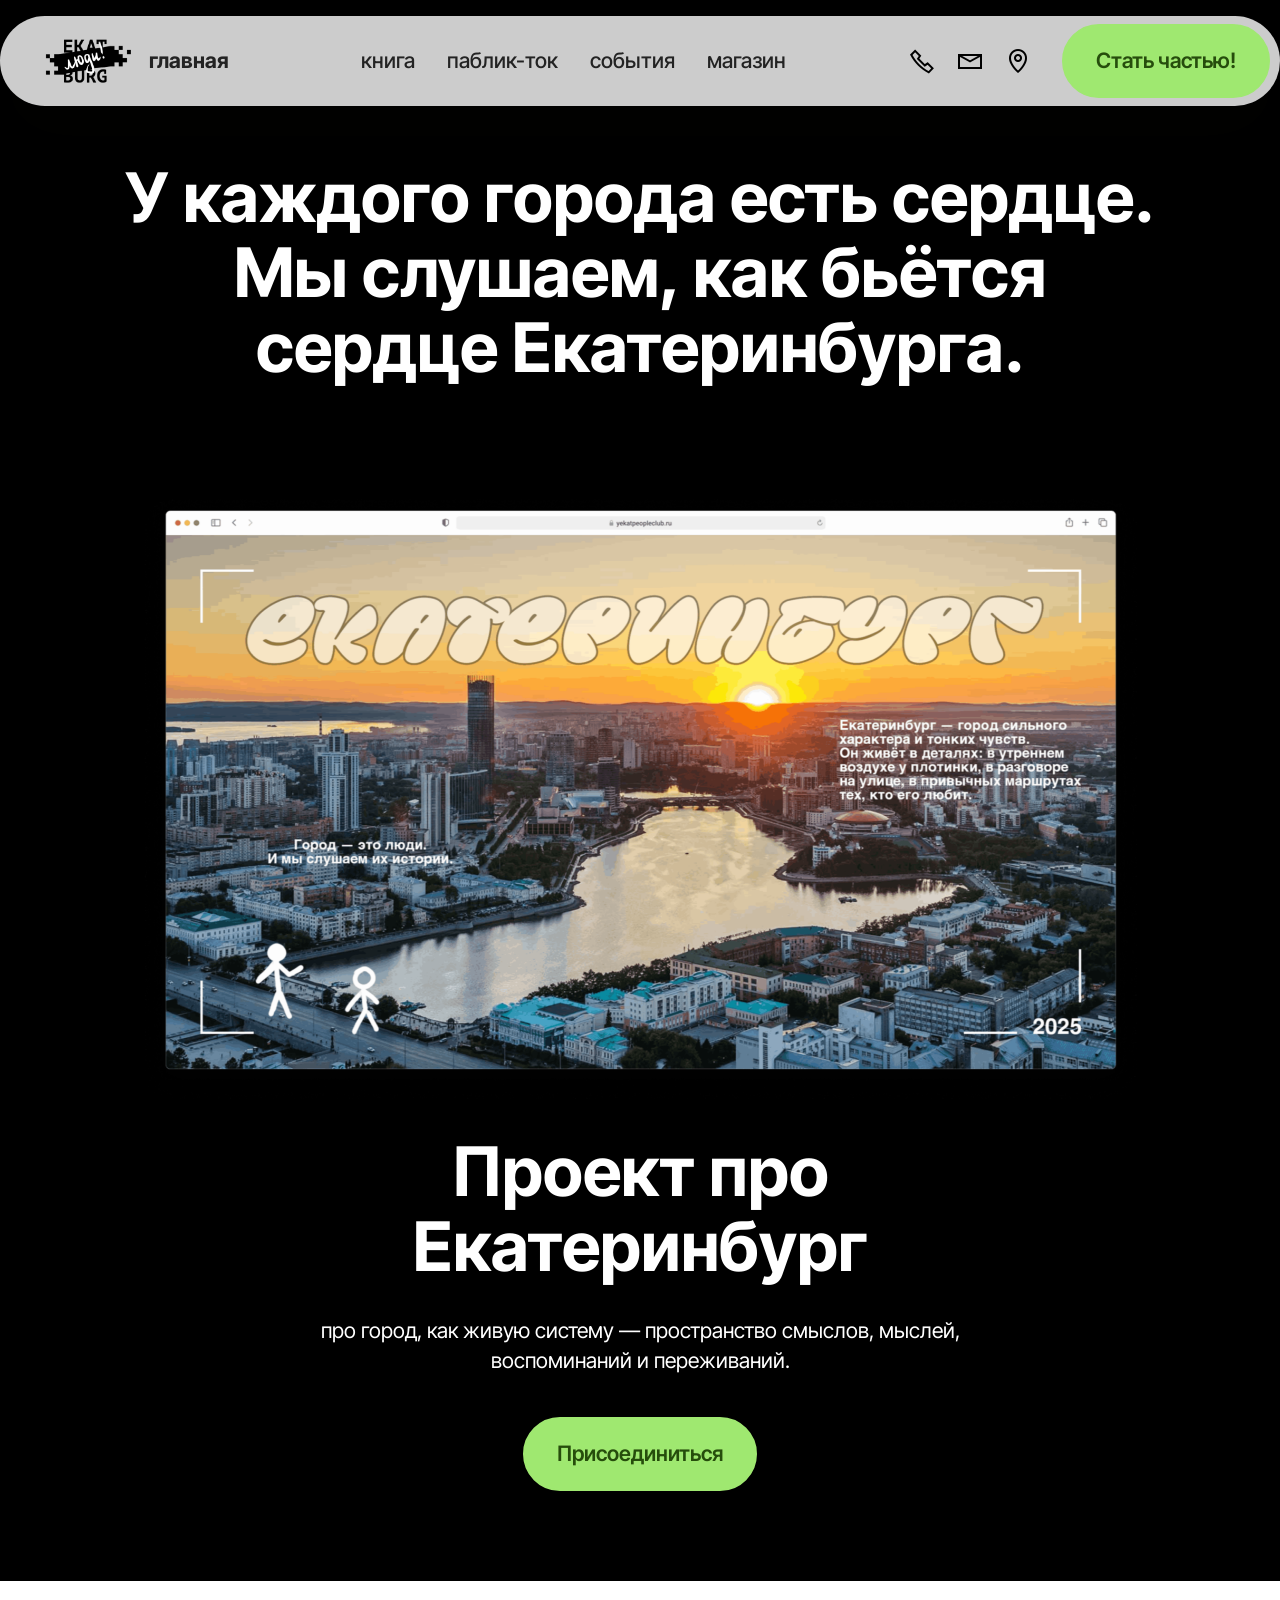
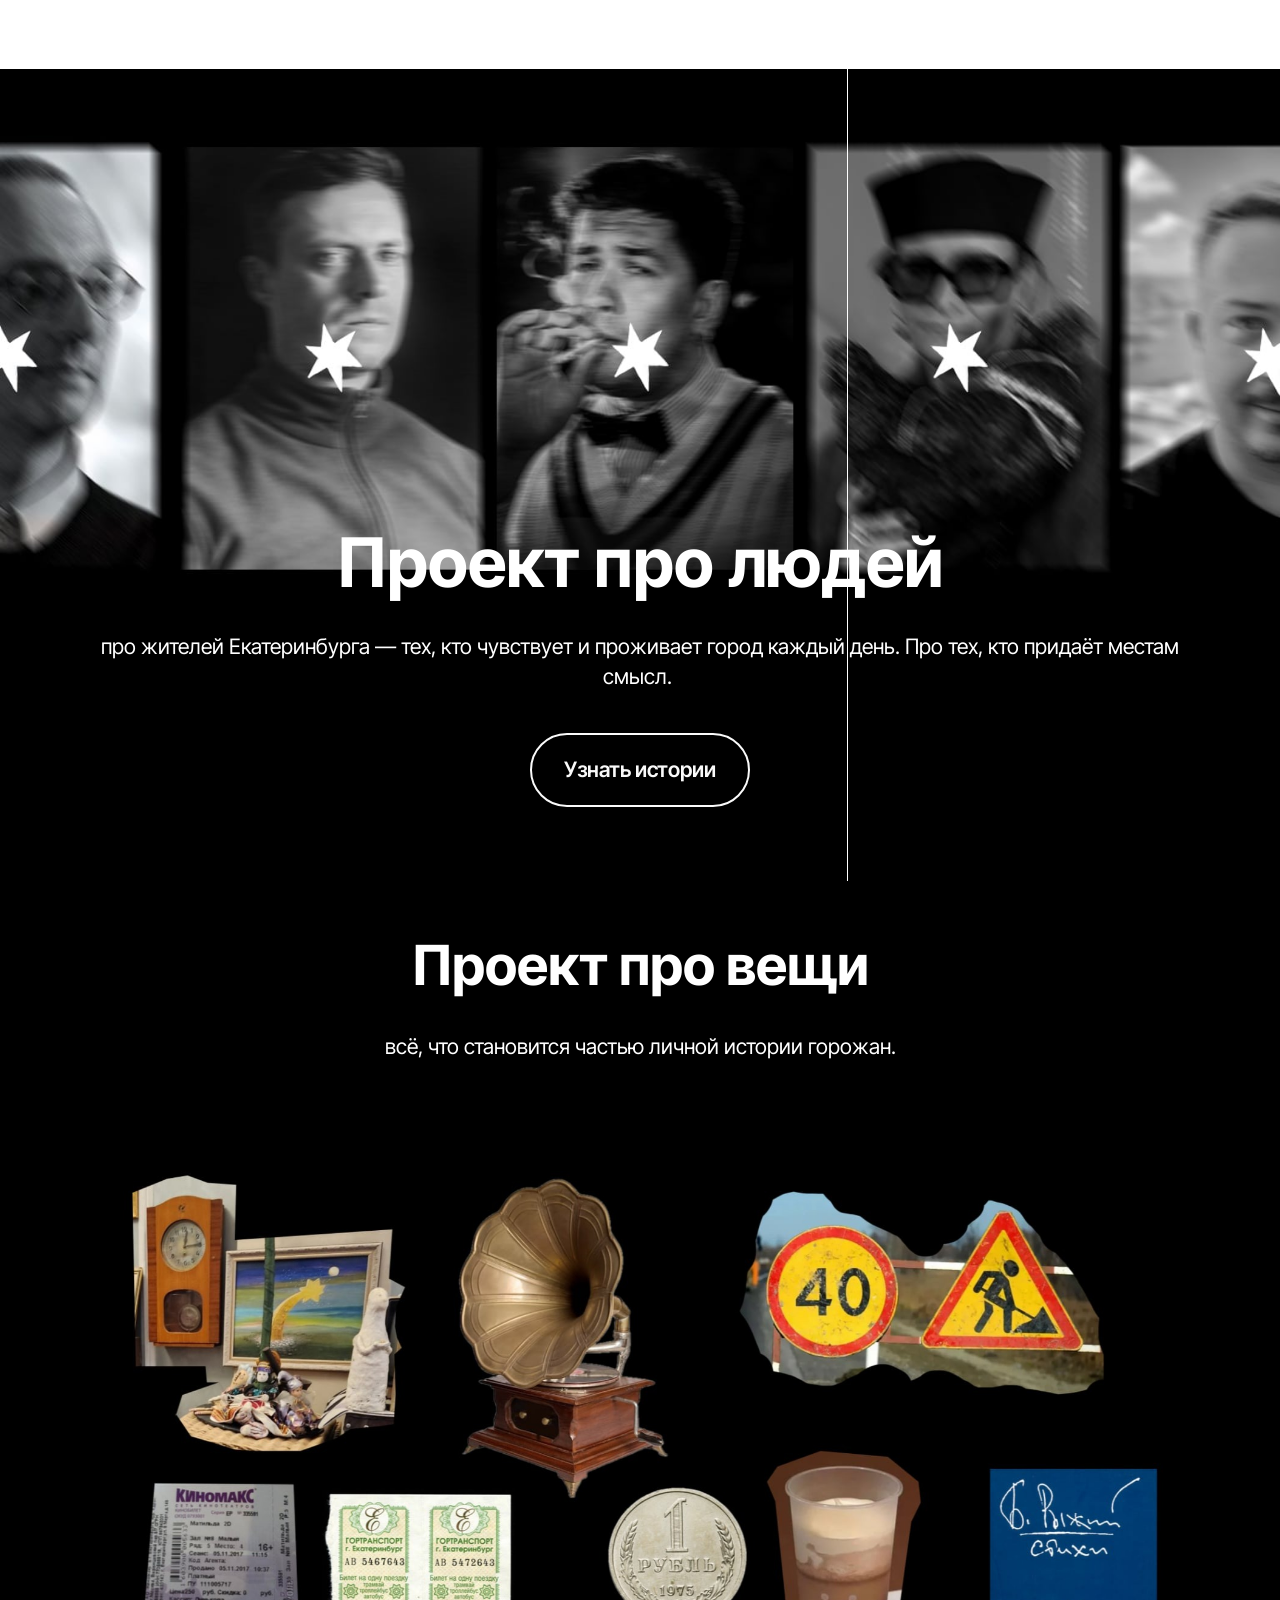
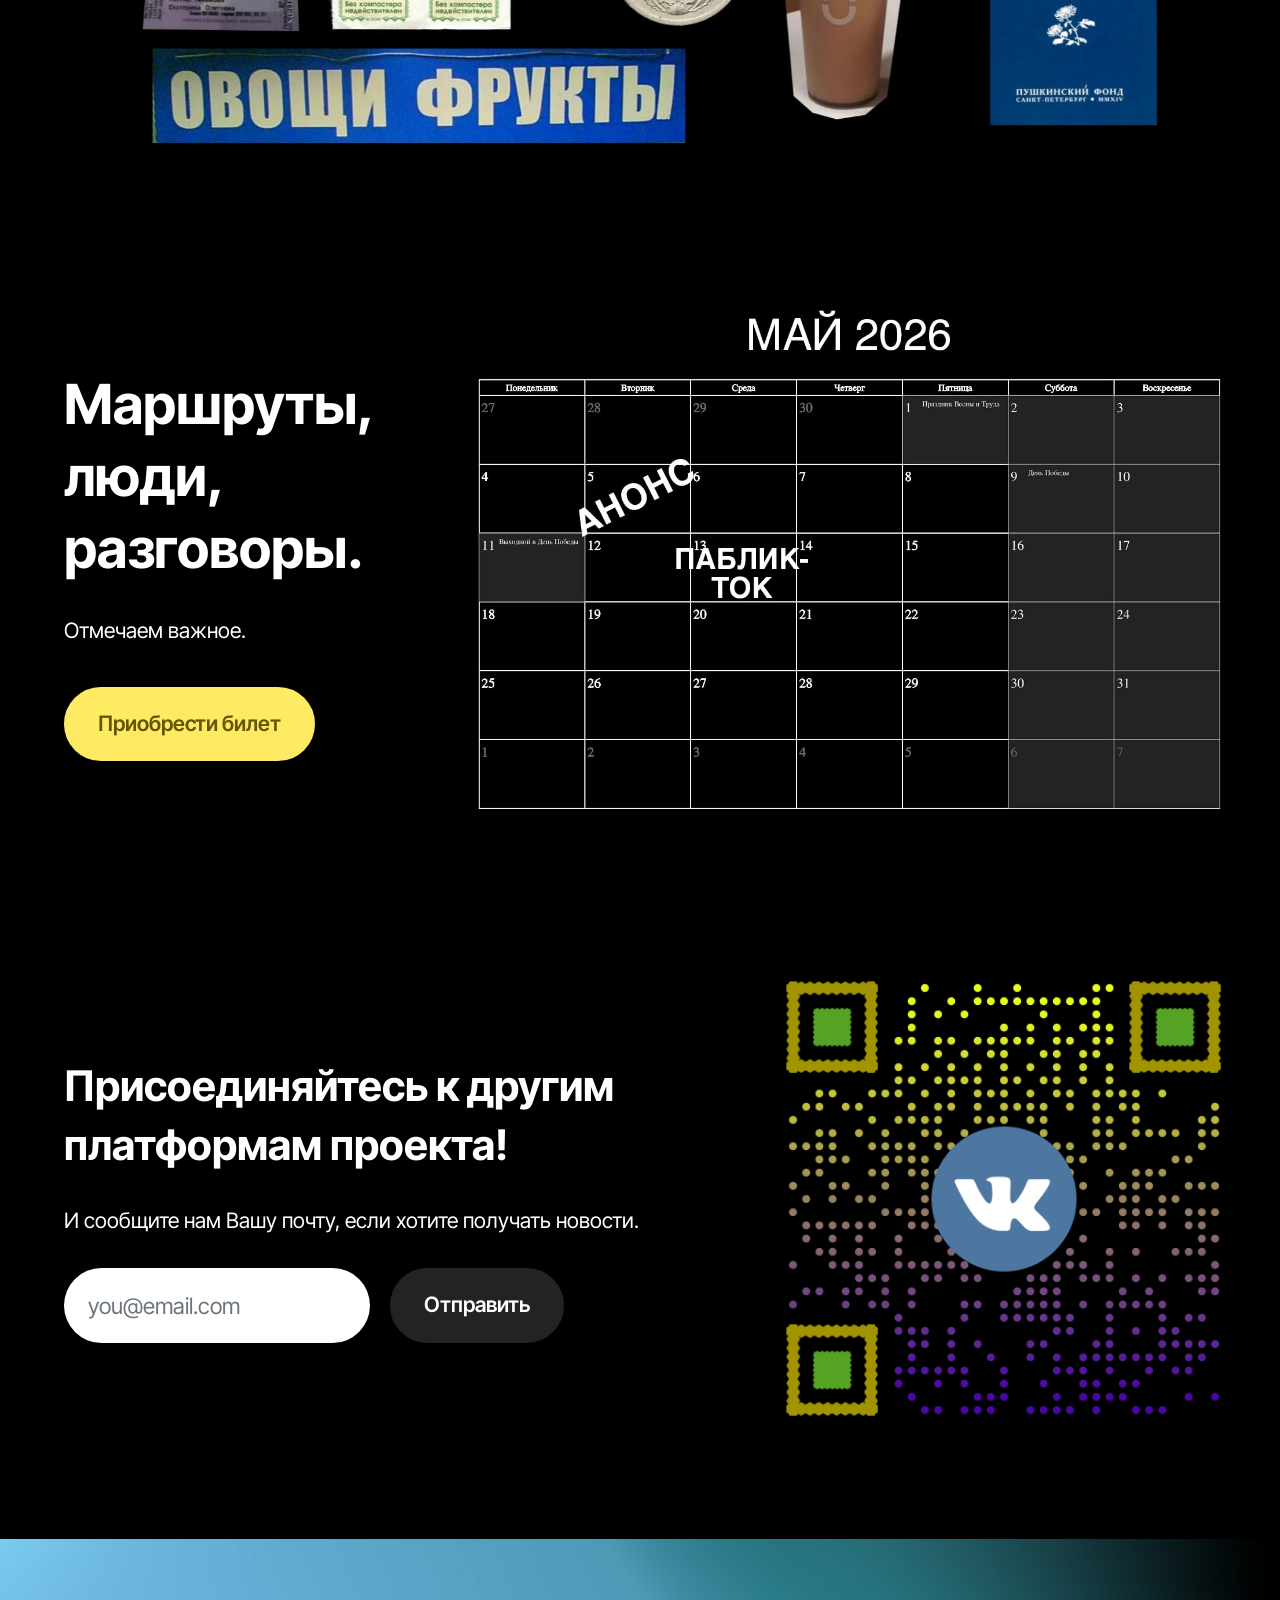
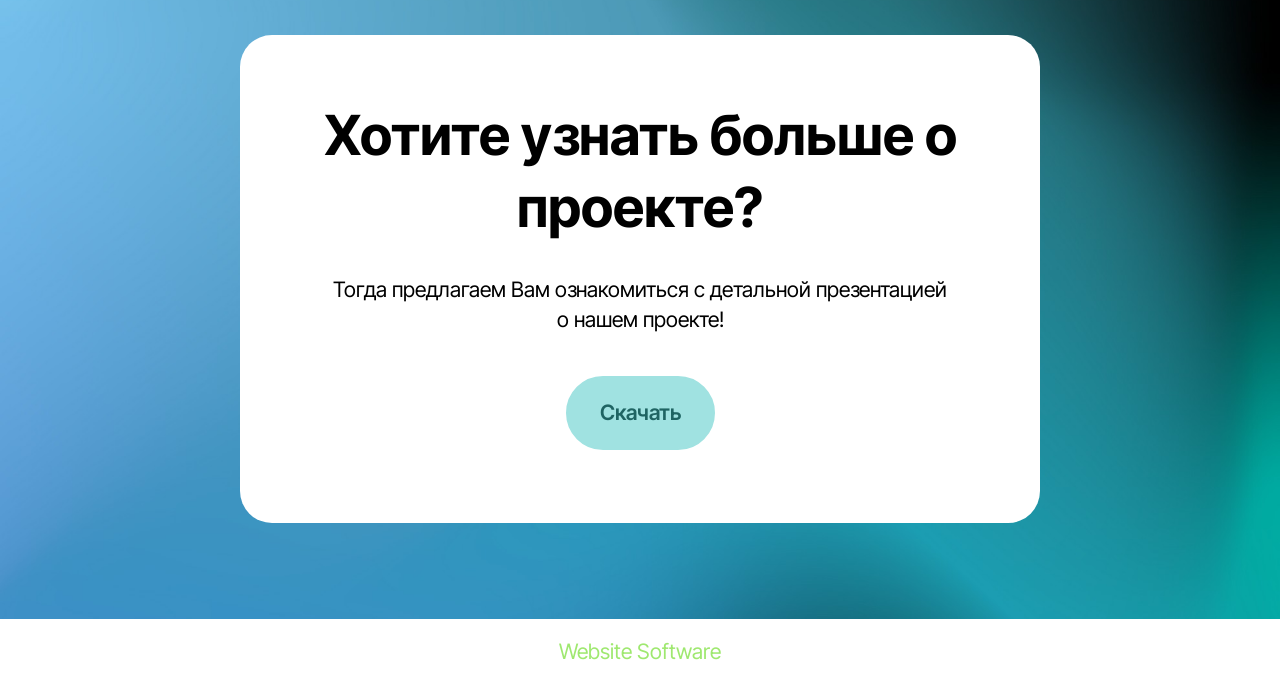
<file: index.html>
<!DOCTYPE html>
<html  >
<head>
  <!-- Site made with Mobirise Website Builder v6.1.9, https://mobirise.com -->
  <meta charset="UTF-8">
  <meta http-equiv="X-UA-Compatible" content="IE=edge">
  <meta name="generator" content="Mobirise v6.1.9, mobirise.com">
  <meta name="viewport" content="width=device-width, initial-scale=1, minimum-scale=1">
  <link rel="shortcut icon" href="assets/images/d0bbd0bed0b3d0be-146x77.png" type="image/x-icon">
  <meta name="description" content="">
  
  
  <title>Home</title>
  <link rel="stylesheet" href="assets/web/assets/mobirise-icons2/mobirise2.css">
  <link rel="stylesheet" href="assets/bootstrap/css/bootstrap.min.css">
  <link rel="stylesheet" href="assets/parallax/jarallax.css">
  <link rel="stylesheet" href="assets/dropdown/css/style.css">
  <link rel="stylesheet" href="assets/theme/css/style.css">
  <link rel="preload" href="https://fonts.googleapis.com/css?family=Inter+Tight:100,200,300,400,500,600,700,800,900,100i,200i,300i,400i,500i,600i,700i,800i,900i&display=swap" as="style" onload="this.onload=null;this.rel='stylesheet'">
  <noscript><link rel="stylesheet" href="https://fonts.googleapis.com/css?family=Inter+Tight:100,200,300,400,500,600,700,800,900,100i,200i,300i,400i,500i,600i,700i,800i,900i&display=swap"></noscript>
  <link rel="preload" as="style" href="assets/mobirise/css/mbr-additional.css?v=UprSXD"><link rel="stylesheet" href="assets/mobirise/css/mbr-additional.css?v=UprSXD" type="text/css">

  
  
  
</head>
<body>
  
  <section data-bs-version="5.1" class="menu menu2 cid-v0EhUpfTpl" once="menu" id="menu02-0">
	

	<nav class="navbar navbar-dropdown navbar-expand-lg">
		<div class="container">
			<div class="navbar-brand">
				<span class="navbar-logo">
					<a href="https://mobiri.se">
						<img src="assets/images/d0bbd0bed0b3d0be-146x77.png" alt="Mobirise Website Builder" style="height: 3rem;">
					</a>
				</span>
				<span class="navbar-caption-wrap"><a class="navbar-caption text-black text-primary display-4" href="index.html">главная</a></span>
			</div>
			<button class="navbar-toggler" type="button" data-toggle="collapse" data-bs-toggle="collapse" data-target="#navbarSupportedContent" data-bs-target="#navbarSupportedContent" aria-controls="navbarNavAltMarkup" aria-expanded="false" aria-label="Toggle navigation">
				<div class="hamburger">
					<span></span>
					<span></span>
					<span></span>
					<span></span>
				</div>
			</button>
			<div class="collapse navbar-collapse" id="navbarSupportedContent">
				<ul class="navbar-nav nav-dropdown" data-app-modern-menu="true"><li class="nav-item"><a class="nav-link link text-black text-primary display-4" href="page2.html">книга</a></li>
					<li class="nav-item">
						<a class="nav-link link text-black display-4" href="https://mobiri.se" aria-expanded="false">паблик-ток</a>
					</li>
					<li class="nav-item">
						<a class="nav-link link text-black display-4" href="https://mobiri.se">события</a>
					</li><li class="nav-item"><a class="nav-link link text-black display-4" href="https://mobiri.se">магазин</a></li></ul>
				<div class="icons-menu">
					<a class="iconfont-wrapper" href="https://mobiri.se">
						<span class="p-2 mbr-iconfont mobi-mbri-phone mobi-mbri"></span>
					</a>
					<a class="iconfont-wrapper" href="https://mobiri.se">
						<span class="p-2 mbr-iconfont mobi-mbri-letter mobi-mbri"></span>
					</a>
					<a class="iconfont-wrapper" href="https://mobiri.se">
						<span class="p-2 mbr-iconfont mobi-mbri-map-pin mobi-mbri"></span>
					</a>
					
				</div>
				<div class="navbar-buttons mbr-section-btn"><a class="btn btn-primary display-4" href="https://mobiri.se">Стать частью!</a></div>
			</div>
		</div>
	</nav>
</section>

<section data-bs-version="5.1" class="article14 cid-v0EjMSFAtX" id="article14-1">
    
    <div class="container">
        <div class="row justify-content-center">
            <div class="col-md-12 col-lg-12">
                <h4 class="mbr-section-title mbr-fonts-style display-1"><strong>У каждого города есть сердце. </strong><br><strong>Мы слушаем, как бьётся </strong><br><strong>сердце Екатеринбурга.</strong></h4>
                
            </div>
        </div>
    </div>
</section>

<section data-bs-version="5.1" class="header12 cid-v0EjQJTVnn" id="header12-2">
  
  

  <div class="text-center container-fluid">
    <div class="row mb-4 justify-content-center">
      <div class="col-12 col-md-10">
        <img class="w-100" src="assets/images/d0bcd0b0d0ba20d09dd09ed092d0abd099-1916x1174.png" alt="Mobirise Website Builder">
      </div>
    </div>
    <div class="row justify-content-center">
      <div class="col-md-12 content-head">
        <h1 class="mbr-section-title mbr-fonts-style mb-4 display-1">
          <strong>Проект про Екатеринбург</strong></h1>
        <p class="mbr-text mbr-fonts-style mb-4 display-7">про город, как живую систему — пространство смыслов, мыслей, воспоминаний и переживаний.</p><p></p><p></p>
        <div class="mbr-section-btn mt-4"><a class="btn btn-primary display-7" href="https://mobiri.se">Присоединиться</a></div>
      </div>
    </div>
  </div>
</section>

<section data-bs-version="5.1" class="header16 cid-v0EmeuPJVu mbr-fullscreen mbr-parallax-background" id="header17-3">
  
  
  <div class="container-fluid">
    <div class="row">
      <div class="content-wrap col-12 col-md-12">
        <h1 class="mbr-section-title mbr-fonts-style mbr-white mb-4 display-1">
          <strong><br>Проект про людей</strong></h1>
        
        <p class="mbr-fonts-style mbr-text mbr-white mb-4 display-7">про жителей Екатеринбурга — тех, кто чувствует и проживает город каждый день. Про тех, кто придаёт местам смысл.&nbsp;</p>
        <div class="mbr-section-btn"><a class="btn btn-white-outline display-7" href="https://mobiri.se">Узнать истории</a></div>
      </div>
    </div>
  </div>
</section>

<section data-bs-version="5.1" class="header5 cid-v0EmMrQKhQ" id="header05-4">
	

	
	
	<div class="topbg"></div>
	<div class="align-center container">
		<div class="row justify-content-center">
			<div class="col-md-12 content-head">
				<h1 class="mbr-section-title mbr-fonts-style mb-4 display-2">
					<strong>Проект про вещи</strong></h1>
				<p class="mbr-text mbr-fonts-style mb-4 display-7">
					всё, что становится частью личной истории горожан.</p>
				
			</div>
		</div>
		<div class="row mt-5 justify-content-center">
			<div class="col-12 col-lg-11">
				<img src="assets/images/d091d0b5d0b720d0b8d0bcd0b5d0bdd0b8-1-1831x1030.jpeg" alt="Mobirise Website Builder" title="">
			</div>
		</div>
	</div>
</section>

<section data-bs-version="5.1" class="header1 cid-v0EmUHjGmo" id="header01-5">
	

	
	

	<div class="container-fluid">
		<div class="row justify-content-center">
			<div class="col-12 col-md-12 col-lg-8 image-wrapper">
				<img class="w-100" src="assets/images/d0bad0b0d0bbd0b5d0bdd0b4d0b0d180d18c-1382x946.jpeg" alt="Mobirise Website Builder">
			</div>
			<div class="col-12 col-lg col-md-12">
				<div class="text-wrapper align-left">
					<h1 class="mbr-section-title mbr-fonts-style mb-4 display-2">
						<strong>Маршруты, люди, разговоры.&nbsp;</strong></h1>
					<p class="mbr-text mbr-fonts-style mb-4 display-7">Отмечаем важное.</p>
					<div class="mbr-section-btn mt-3"><a class="btn btn-danger display-7" href="https://mobiri.se">Приобрести билет</a></div>
				</div>
			</div>
		</div>
	</div>
</section>

<section data-bs-version="5.1" class="header8 cid-v2gBQCl6rd" id="header08-i">
	

	

	<div class="container">
		<div class="row content-wrapper justify-content-center">
			<div class="col-lg-7 mbr-form">
				<div class="text-wrapper align-left" data-form-type="formoid">
					<form action="https://mobirise.eu/" method="POST" class="mbr-form form-with-styler" data-form-title="Form Name"><input type="hidden" name="email" data-form-email="true" value="D0ps/3HJDmUYDW0OSb87L7/P++KajpPaNDss7w+7GHscVa2Oc3s17KxdXb1dulB2zH9UQCIC/nqTE1anjKO3A8qmY6X8NuSvlcIuBKaLVOFaFPS2SjLyMdpdgtAbPDIA">
						<div class="dragArea row">
							<div class="col-lg-12 col-md-12 col-sm-12">
								<h1 class="mbr-section-title mbr-fonts-style mb-4 display-5">
									<strong>Присоединяйтесь&nbsp;</strong><strong>к другим платформам проекта!</strong></h1>
							</div>
							<div class="col-lg-12 col-md-12 col-sm-12">
								<p class="mbr-text mbr-fonts-style mb-4 display-7">И сообщите нам Вашу почту, если хотите получать новости.</p>
							</div>
							<div data-for="email" class="col-lg-6 col-md-6 col-sm-12">
								<input type="email" name="email" placeholder="you@email.com" data-form-field="email" class="form-control display-7" value="" id="email-header08-i">
							</div>
							<div class="col-auto mbr-section-btn"><button type="submit" class="w-100 btn btn-black display-7">Отправить</button></div>
							<div class="row">
								<div hidden="hidden" data-form-alert="" class="alert alert-success col-12">Спасибо за отправку!</div>
								<div hidden="hidden" data-form-alert-danger="" class="alert alert-danger col-12">
									Oops...! some problem!
								</div>
							</div>
						</div>
					</form>
				</div>
			</div>
			<div class="col-lg-5 col-12">
				<div class="image-wrapper">
					<img class="w-100" src="assets/images/qr-code-1036x1036.png" alt="Mobirise Website Builder">
				</div>
			</div>
		</div>
	</div>
</section>

<section data-bs-version="5.1" class="header14 cid-v2gIos8pXY" id="header14-l">
	

	
	
	<div class="container">
		<div class="row justify-content-center">
			<div class="card col-12 col-md-12 col-lg-8">
				<div class="card-wrapper">
					<div class="card-box align-center">
						<h1 class="card-title mbr-fonts-style mb-4 display-2"><strong>Хотите узнать больше о проекте?</strong></h1>
						<p class="mbr-text mbr-fonts-style mb-4 display-7">
							Тогда предлагаем Вам ознакомиться с детальной презентацией <br>о нашем проекте!</p>
						<div class="mbr-section-btn mt-4"><a class="btn btn-warning display-7" href="assets/files/Serazhitdinova_Regina_219-01.pdf">Скачать</a></div>
					</div>
				</div>
			</div>
		</div>
	</div>
</section><section class="display-7" style="padding: 0;align-items: center;justify-content: center;flex-wrap: wrap;    align-content: center;display: flex;position: relative;height: 4rem;"><a href="https://mobiri.se/" style="flex: 1 1;height: 4rem;position: absolute;width: 100%;z-index: 1;"><img alt="" style="height: 4rem;" src="[data-uri]"></a><p style="margin: 0;text-align: center;" class="display-7">&#8204;</p><a style="z-index:1" href="https://mobirise.com"> Website Software</a></section><script src="assets/bootstrap/js/bootstrap.bundle.min.js"></script>  <script src="assets/parallax/jarallax.js"></script>  <script src="assets/smoothscroll/smooth-scroll.js"></script>  <script src="assets/ytplayer/index.js"></script>  <script src="assets/dropdown/js/navbar-dropdown.js"></script>  <script src="assets/theme/js/script.js"></script>  <script src="assets/formoid/formoid.min.js"></script>  
  
  
</body>
</html>
</file>
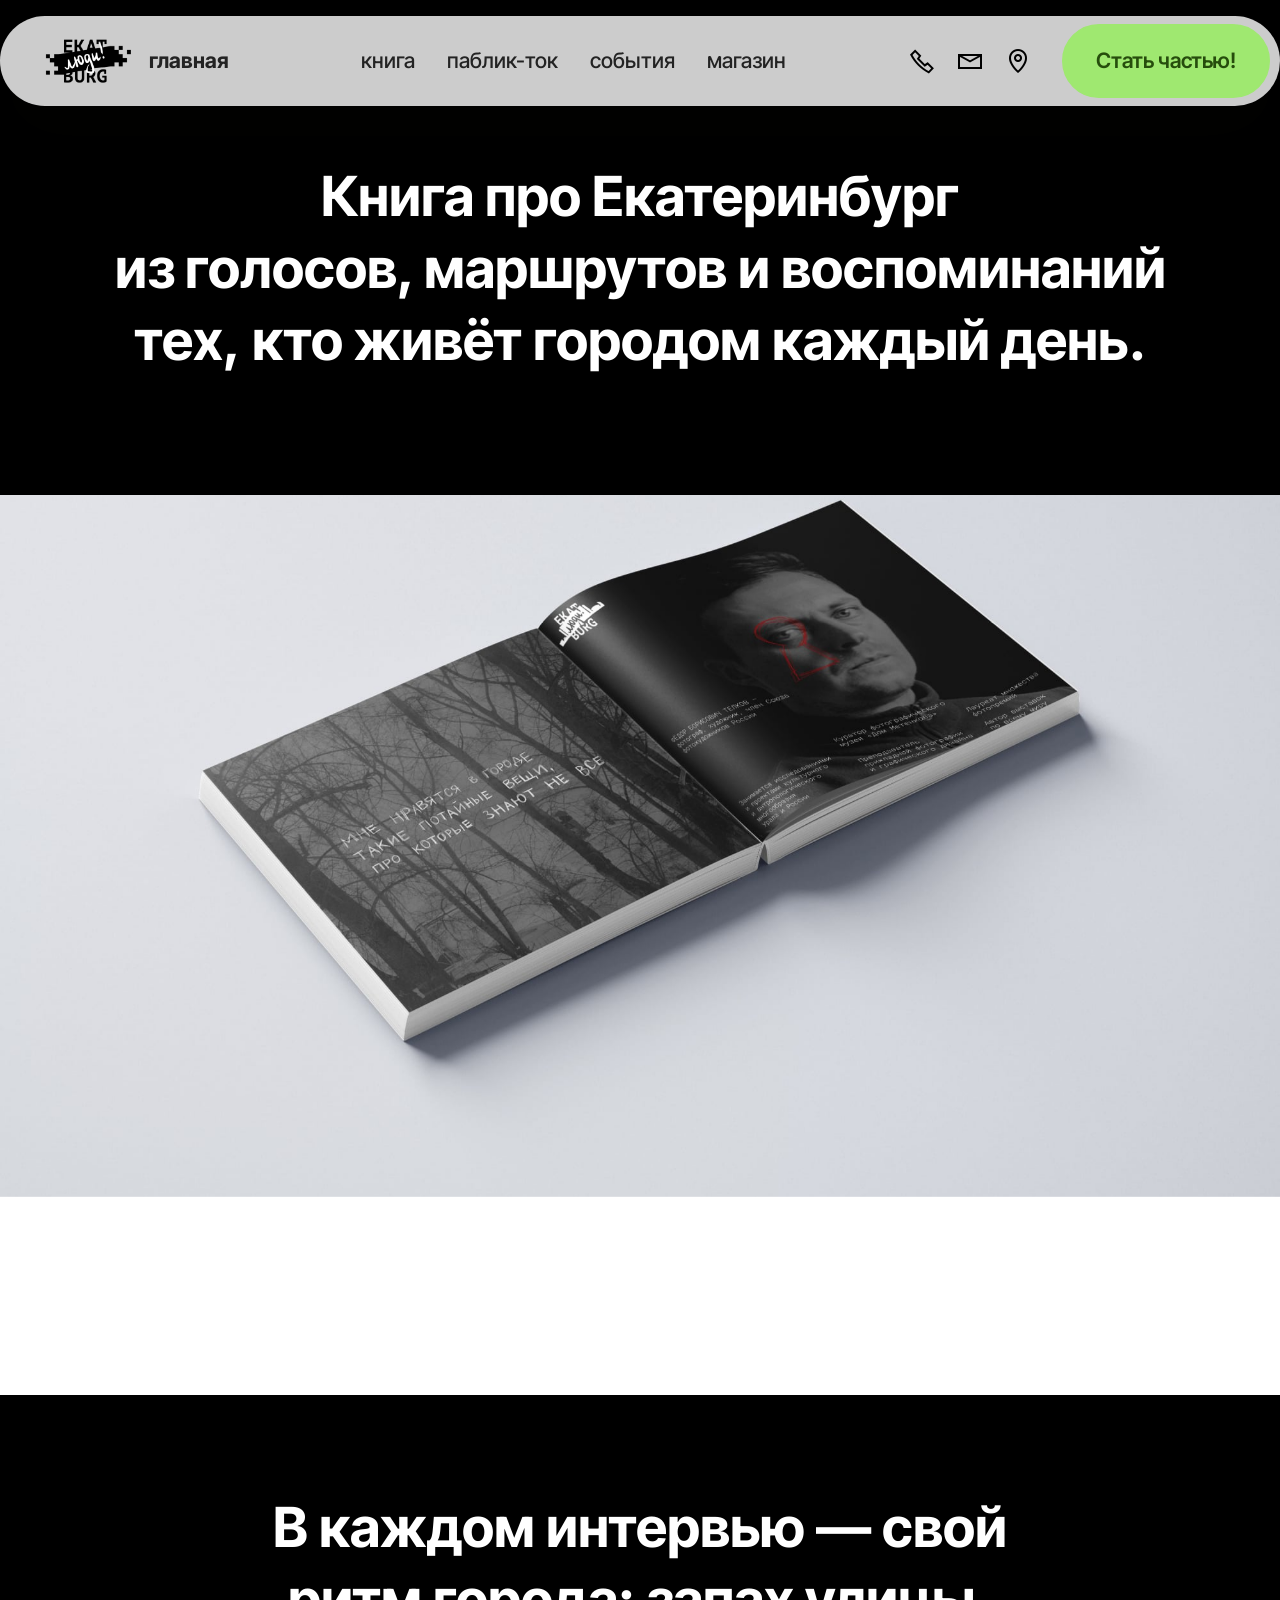
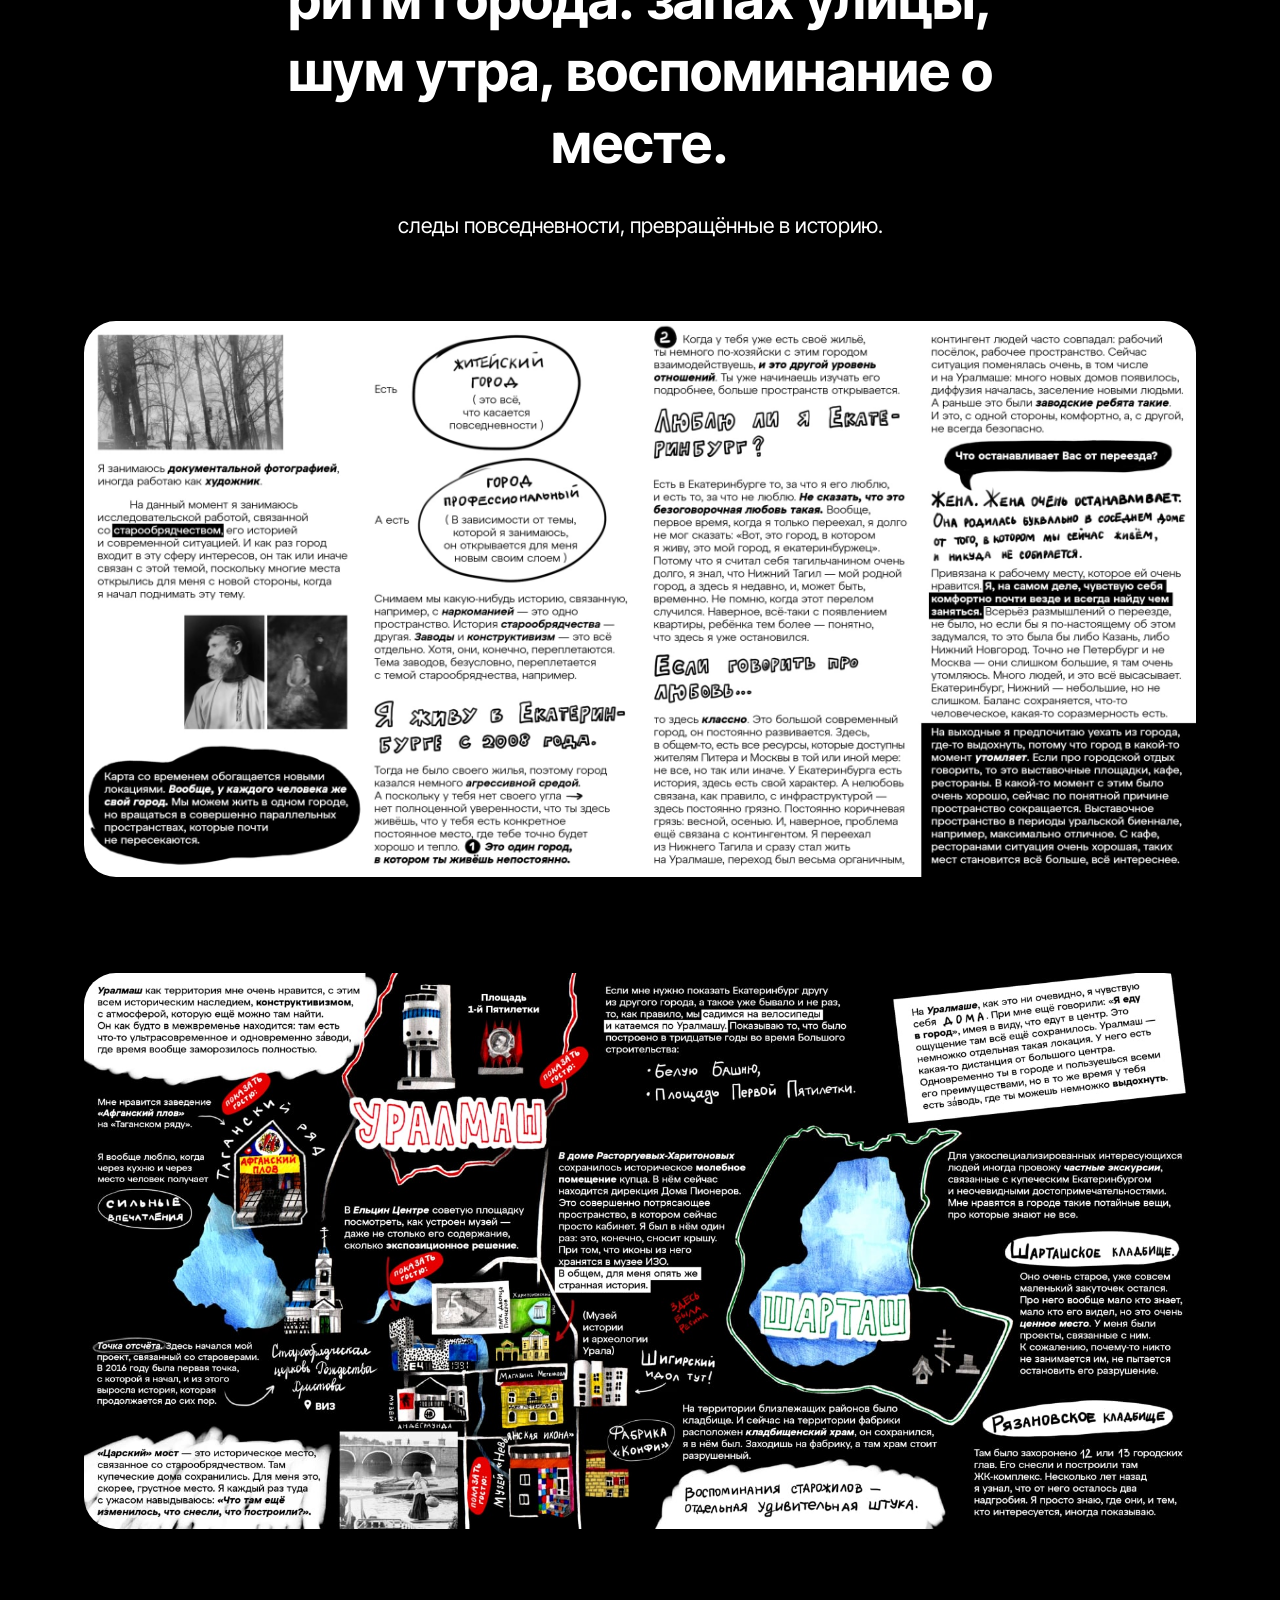
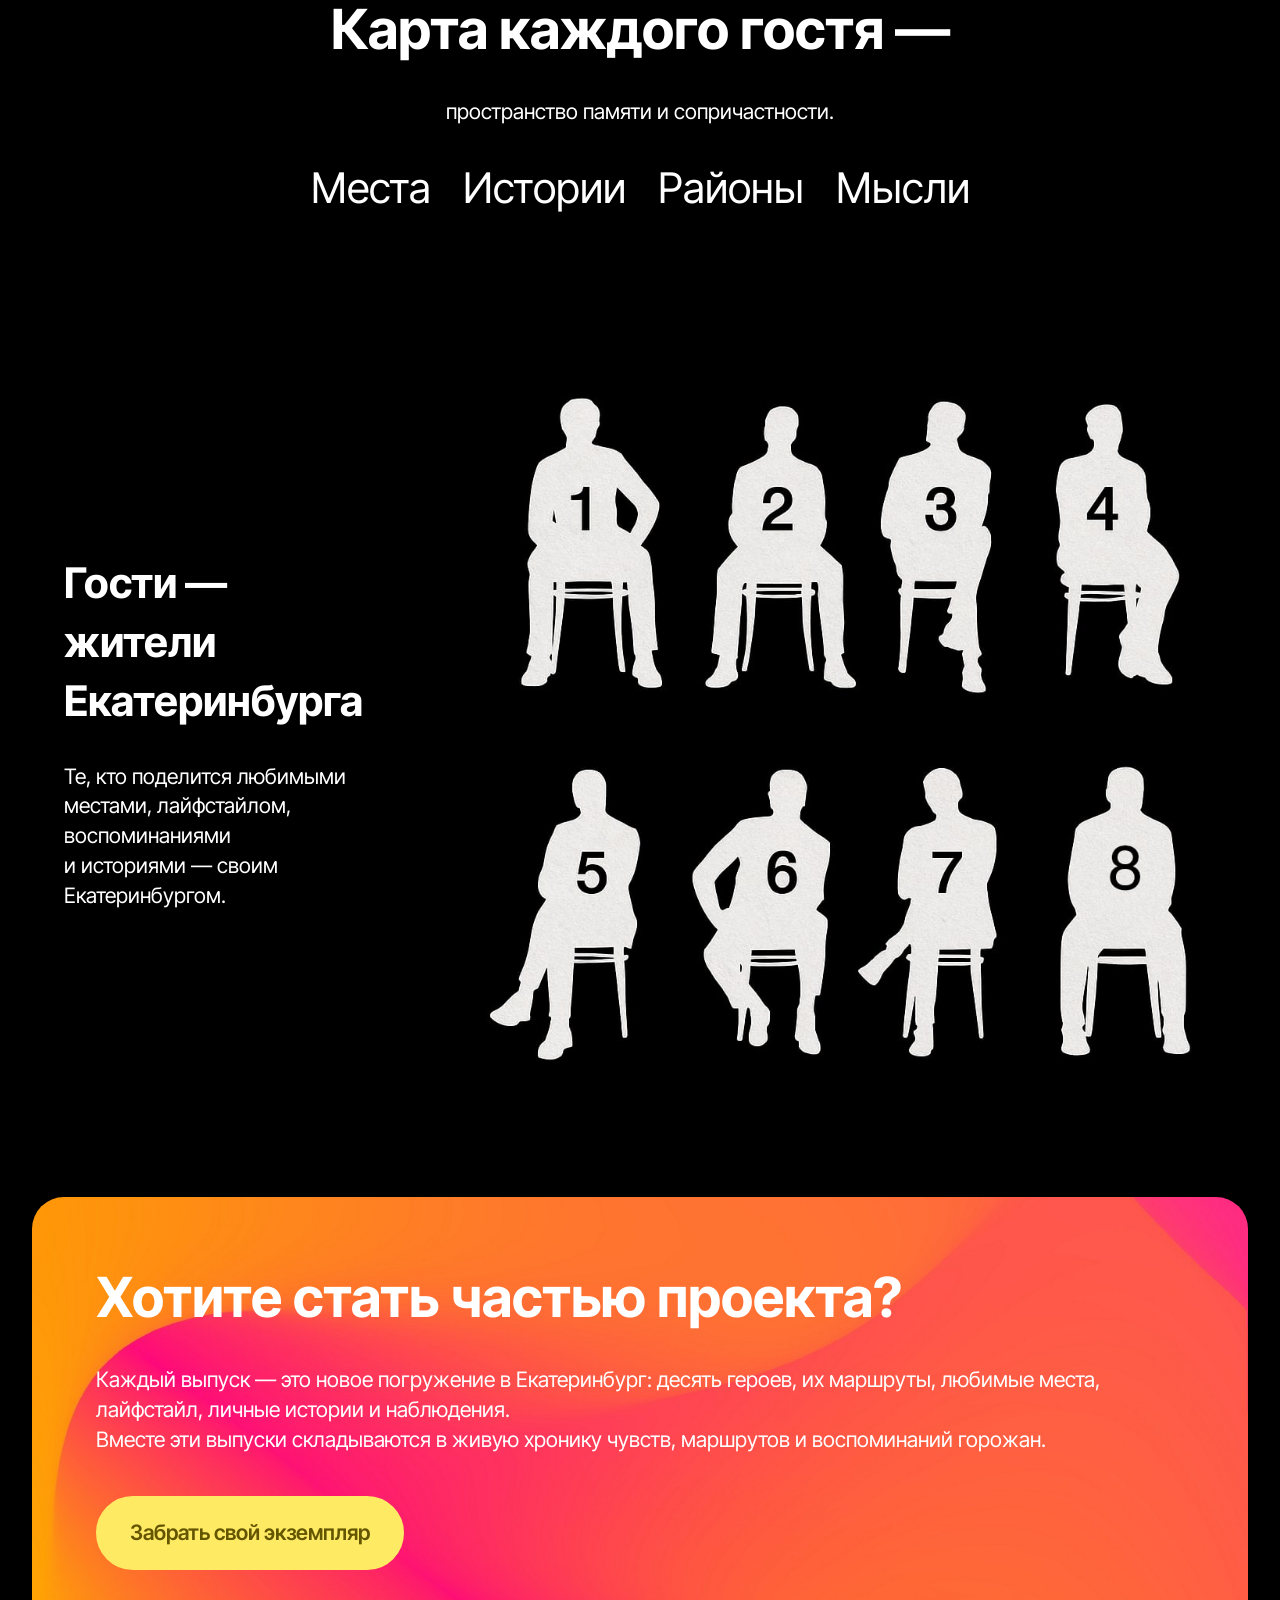
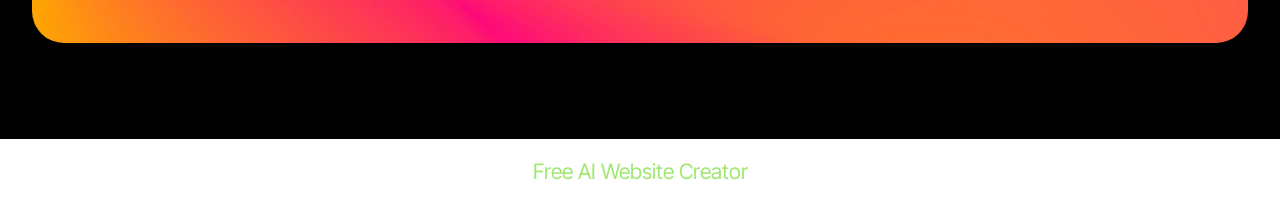
<file: page2.html>
<!DOCTYPE html>
<html  >
<head>
  <!-- Site made with Mobirise Website Builder v6.1.9, https://mobirise.com -->
  <meta charset="UTF-8">
  <meta http-equiv="X-UA-Compatible" content="IE=edge">
  <meta name="generator" content="Mobirise v6.1.9, mobirise.com">
  <meta name="viewport" content="width=device-width, initial-scale=1, minimum-scale=1">
  <link rel="shortcut icon" href="assets/images/d0bbd0bed0b3d0be-146x77.png" type="image/x-icon">
  <meta name="description" content="">
  
  
  <title>книга</title>
  <link rel="stylesheet" href="assets/web/assets/mobirise-icons2/mobirise2.css">
  <link rel="stylesheet" href="assets/bootstrap/css/bootstrap.min.css">
  <link rel="stylesheet" href="assets/parallax/jarallax.css">
  <link rel="stylesheet" href="assets/dropdown/css/style.css">
  <link rel="stylesheet" href="assets/theme/css/style.css">
  <link rel="preload" href="https://fonts.googleapis.com/css?family=Inter+Tight:100,200,300,400,500,600,700,800,900,100i,200i,300i,400i,500i,600i,700i,800i,900i&display=swap" as="style" onload="this.onload=null;this.rel='stylesheet'">
  <noscript><link rel="stylesheet" href="https://fonts.googleapis.com/css?family=Inter+Tight:100,200,300,400,500,600,700,800,900,100i,200i,300i,400i,500i,600i,700i,800i,900i&display=swap"></noscript>
  <link rel="preload" as="style" href="assets/mobirise/css/mbr-additional.css?v=mH3vlT"><link rel="stylesheet" href="assets/mobirise/css/mbr-additional.css?v=mH3vlT" type="text/css">

  
  
  
</head>
<body>
  
  <section data-bs-version="5.1" class="menu menu2 cid-v1N3sMnWAH" once="menu" id="menu02-7">
	

	<nav class="navbar navbar-dropdown navbar-expand-lg">
		<div class="container">
			<div class="navbar-brand">
				<span class="navbar-logo">
					<a href="https://mobiri.se">
						<img src="assets/images/d0bbd0bed0b3d0be-146x77.png" alt="Mobirise Website Builder" style="height: 3rem;">
					</a>
				</span>
				<span class="navbar-caption-wrap"><a class="navbar-caption text-black text-primary display-4" href="index.html">главная</a></span>
			</div>
			<button class="navbar-toggler" type="button" data-toggle="collapse" data-bs-toggle="collapse" data-target="#navbarSupportedContent" data-bs-target="#navbarSupportedContent" aria-controls="navbarNavAltMarkup" aria-expanded="false" aria-label="Toggle navigation">
				<div class="hamburger">
					<span></span>
					<span></span>
					<span></span>
					<span></span>
				</div>
			</button>
			<div class="collapse navbar-collapse" id="navbarSupportedContent">
				<ul class="navbar-nav nav-dropdown" data-app-modern-menu="true"><li class="nav-item"><a class="nav-link link text-black text-primary display-4" href="page2.html">книга</a></li>
					<li class="nav-item">
						<a class="nav-link link text-black display-4" href="https://mobiri.se" aria-expanded="false">паблик-ток</a>
					</li>
					<li class="nav-item">
						<a class="nav-link link text-black display-4" href="https://mobiri.se">события</a>
					</li><li class="nav-item"><a class="nav-link link text-black display-4" href="https://mobiri.se">магазин</a></li></ul>
				<div class="icons-menu">
					<a class="iconfont-wrapper" href="https://mobiri.se">
						<span class="p-2 mbr-iconfont mobi-mbri-phone mobi-mbri"></span>
					</a>
					<a class="iconfont-wrapper" href="https://mobiri.se">
						<span class="p-2 mbr-iconfont mobi-mbri-letter mobi-mbri"></span>
					</a>
					<a class="iconfont-wrapper" href="https://mobiri.se">
						<span class="p-2 mbr-iconfont mobi-mbri-map-pin mobi-mbri"></span>
					</a>
					
				</div>
				<div class="navbar-buttons mbr-section-btn"><a class="btn btn-primary display-4" href="https://mobiri.se">Стать частью!</a></div>
			</div>
		</div>
	</nav>
</section>

<section data-bs-version="5.1" class="article14 cid-v1N3sMM6w0" id="article14-8">
    
    <div class="container">
        <div class="row justify-content-center">
            <div class="col-md-12 col-lg-12">
                <h4 class="mbr-section-title mbr-fonts-style display-2"><strong>Книга про Екатеринбург </strong><br><strong>из голосов, маршрутов и воспоминаний тех,&nbsp;</strong><strong>кто живёт городом каждый день.</strong></h4>
                
            </div>
        </div>
    </div>
</section>

<section data-bs-version="5.1" class="header16 cid-v1N3sNeN4s mbr-fullscreen mbr-parallax-background" id="header17-a">
  
  
  <div class="container-fluid">
    <div class="row">
      <div class="content-wrap col-12 col-md-12">
        
        
        
        
      </div>
    </div>
  </div>
</section>

<section data-bs-version="5.1" class="header5 cid-v1N3sNtieB" id="header05-b">
	

	
	
	<div class="topbg"></div>
	<div class="align-center container">
		<div class="row justify-content-center">
			<div class="col-md-12 content-head">
				<h1 class="mbr-section-title mbr-fonts-style mb-4 display-2"><strong>В каждом интервью — свой ритм города: запах улицы, шум утра, воспоминание о месте.</strong></h1>
				<p class="mbr-text mbr-fonts-style mb-4 display-7">следы повседневности, превращённые в историю.</p>
				
			</div>
		</div>
		<div class="row mt-5 justify-content-center">
			<div class="col-12 col-lg-11">
				<img src="assets/images/d180d0b0d0b7d0b2d0bed180d0bed18220d182d0b5d0bad181d18220d0be20d0b3d0bed180d0bed0b4d0b5201-2356x1178.jpg" alt="Mobirise Website Builder" title="">
			</div>
		</div>
	</div>
</section>

<section data-bs-version="5.1" class="header16 cid-v1NfXJvgPW" id="header16-e">
  

  
  

  <div class="text-center container">
    <div class="row justify-content-center mb-4">
      <div class="col-12 col-lg-11">
        <div class="image-wrap">
          <img src="assets/images/d0bad0b0d180d182d0b020d0bdd0bed0b2d0b0d18f2-1695x848.jpg" alt="Mobirise Website Builder">
        </div>
      </div>
    </div>
    <div class="row justify-content-center">
      <div class="col-md-12 content-head">
        <h1 class="mbr-section-title mbr-fonts-style mt-4 display-2">
          <strong>Карта каждого гостя —</strong></h1>
        <p class="mbr-text mbr-fonts-style mt-4 display-7">пространство памяти и сопричастности.</p>
        <div class="row-links mt-4">
          <ul class="header-menu">
            
            
            
            
          <li class="header-menu-item mbr-fonts-style display-5">Места</li><li class="header-menu-item mbr-fonts-style display-5">Истории</li><li class="header-menu-item mbr-fonts-style display-5">Районы</li><li class="header-menu-item mbr-fonts-style display-5">Мысли</li></ul>
        </div>
      </div>
    </div>
  </div>
</section>

<section data-bs-version="5.1" class="header1 cid-v1NnSowXaE mbr-fullscreen" id="header01-g">
	

	
	

	<div class="container-fluid">
		<div class="row justify-content-center">
			<div class="col-12 col-md-12 col-lg-8 image-wrapper">
				<img class="w-100" src="assets/images/d181d0b8d0bbd183d18dd182-1024x1024.jpg" alt="Mobirise Website Builder">
			</div>
			<div class="col-12 col-lg col-md-12">
				<div class="text-wrapper align-left">
					<h3 class="mbr-section-title mbr-fonts-style mb-4 display-5">
						<strong>Гости — жители Екатеринбурга</strong></h3>
					<p class="mbr-text mbr-fonts-style mb-4 display-7">
						Те, кто поделится любимыми местами, лайфстайлом, воспоминаниями <br>и историями — своим Екатеринбургом.</p>
					
				</div>
			</div>
		</div>
	</div>
</section>

<section data-bs-version="5.1" class="header15 cid-v1Nqjp6tq5" id="header15-h">
	

	
	
	<div class="container">
		<div class="row justify-content-center">
			<div class="card col-12 col-lg-12">
				<div class="card-wrapper wrap">
					<div class="card-box align-center">
						<h1 class="card-title mbr-fonts-style mb-4 display-2">
							<strong>Хотите стать частью проекта?</strong></h1>
						<p class="mbr-text mbr-fonts-style mb-4 display-7">Каждый выпуск — это новое погружение в Екатеринбург: десять героев, их маршруты, любимые места, лайфстайл, личные истории и наблюдения.<br>Вместе эти выпуски складываются в живую хронику чувств, маршрутов и воспоминаний горожан.</p>
						<div class="mbr-section-btn mt-4"><a class="btn btn-danger display-7" href="https://mobiri.se">Забрать свой экземпляр</a></div>
					</div>
				</div>
			</div>
		</div>
	</div>
</section><section class="display-7" style="padding: 0;align-items: center;justify-content: center;flex-wrap: wrap;    align-content: center;display: flex;position: relative;height: 4rem;"><a href="https://mobiri.se/" style="flex: 1 1;height: 4rem;position: absolute;width: 100%;z-index: 1;"><img alt="" style="height: 4rem;" src="[data-uri]"></a><p style="margin: 0;text-align: center;" class="display-7">&#8204;</p><a style="z-index:1" href="https://mobirise.com/builder/ai-website-creator.html">Free AI Website Creator</a></section><script src="assets/bootstrap/js/bootstrap.bundle.min.js"></script>  <script src="assets/parallax/jarallax.js"></script>  <script src="assets/smoothscroll/smooth-scroll.js"></script>  <script src="assets/ytplayer/index.js"></script>  <script src="assets/dropdown/js/navbar-dropdown.js"></script>  <script src="assets/theme/js/script.js"></script>  
  
  
</body>
</html>
</file>
<file: assets/web/assets/mobirise-icons2/mobirise2.css>
@font-face {
  font-family: 'Moririse2';
  font-display: swap;
  src:  url('mobirise2.eot?f2bix4');
  src:  url('mobirise2.eot?f2bix4#iefix') format('embedded-opentype'),
    url('mobirise2.woff2?f2bix4') format('woff2'),
    url('mobirise2.woff?f2bix4') format('woff'),
    url('mobirise2.ttf?f2bix4') format('truetype'),
    url('mobirise2.svg?f2bix4#mobirise2') format('svg');
  font-weight: normal;
  font-style: normal;
}

[class^="mobi-"], [class*=" mobi-"] {
  /* use !important to prevent issues with browser extensions that change fonts */
  font-family: 'Moririse2' !important;
  speak: none;
  font-style: normal;
  font-weight: normal;
  font-variant: normal;
  text-transform: none;
  line-height: 1;

  /* Better Font Rendering =========== */
  -webkit-font-smoothing: antialiased;
  -moz-osx-font-smoothing: grayscale;
}

.mobi-mbri-add-submenu:before {
  content: "\e900";
}
.mobi-mbri-alert:before {
  content: "\e901";
}
.mobi-mbri-align-center:before {
  content: "\e902";
}
.mobi-mbri-align-justify:before {
  content: "\e903";
}
.mobi-mbri-align-left:before {
  content: "\e904";
}
.mobi-mbri-align-right:before {
  content: "\e905";
}
.mobi-mbri-android:before {
  content: "\e906";
}
.mobi-mbri-apple:before {
  content: "\e907";
}
.mobi-mbri-arrow-down:before {
  content: "\e908";
}
.mobi-mbri-arrow-next:before {
  content: "\e909";
}
.mobi-mbri-arrow-prev:before {
  content: "\e90a";
}
.mobi-mbri-arrow-up:before {
  content: "\e90b";
}
.mobi-mbri-bold:before {
  content: "\e90c";
}
.mobi-mbri-bookmark:before {
  content: "\e90d";
}
.mobi-mbri-bootstrap:before {
  content: "\e90e";
}
.mobi-mbri-briefcase:before {
  content: "\e90f";
}
.mobi-mbri-browse:before {
  content: "\e910";
}
.mobi-mbri-bulleted-list:before {
  content: "\e911";
}
.mobi-mbri-calendar:before {
  content: "\e912";
}
.mobi-mbri-camera:before {
  content: "\e913";
}
.mobi-mbri-cart-add:before {
  content: "\e914";
}
.mobi-mbri-cart-full:before {
  content: "\e915";
}
.mobi-mbri-cash:before {
  content: "\e916";
}
.mobi-mbri-change-style:before {
  content: "\e917";
}
.mobi-mbri-chat:before {
  content: "\e918";
}
.mobi-mbri-clock:before {
  content: "\e919";
}
.mobi-mbri-close:before {
  content: "\e91a";
}
.mobi-mbri-cloud:before {
  content: "\e91b";
}
.mobi-mbri-code:before {
  content: "\e91c";
}
.mobi-mbri-contact-form:before {
  content: "\e91d";
}
.mobi-mbri-credit-card:before {
  content: "\e91e";
}
.mobi-mbri-cursor-click:before {
  content: "\e91f";
}
.mobi-mbri-cust-feedback:before {
  content: "\e920";
}
.mobi-mbri-database:before {
  content: "\e921";
}
.mobi-mbri-delivery:before {
  content: "\e922";
}
.mobi-mbri-desktop:before {
  content: "\e923";
}
.mobi-mbri-devices:before {
  content: "\e924";
}
.mobi-mbri-down:before {
  content: "\e925";
}
.mobi-mbri-download-2:before {
  content: "\e926";
}
.mobi-mbri-download:before {
  content: "\e927";
}
.mobi-mbri-drag-n-drop-2:before {
  content: "\e928";
}
.mobi-mbri-drag-n-drop:before {
  content: "\e929";
}
.mobi-mbri-edit-2:before {
  content: "\e92a";
}
.mobi-mbri-edit:before {
  content: "\e92b";
}
.mobi-mbri-error:before {
  content: "\e92c";
}
.mobi-mbri-extension:before {
  content: "\e92d";
}
.mobi-mbri-features:before {
  content: "\e92e";
}
.mobi-mbri-file:before {
  content: "\e92f";
}
.mobi-mbri-flag:before {
  content: "\e930";
}
.mobi-mbri-folder:before {
  content: "\e931";
}
.mobi-mbri-gift:before {
  content: "\e932";
}
.mobi-mbri-github:before {
  content: "\e933";
}
.mobi-mbri-globe-2:before {
  content: "\e934";
}
.mobi-mbri-globe:before {
  content: "\e935";
}
.mobi-mbri-growing-chart:before {
  content: "\e936";
}
.mobi-mbri-hearth:before {
  content: "\e937";
}
.mobi-mbri-help:before {
  content: "\e938";
}
.mobi-mbri-home:before {
  content: "\e939";
}
.mobi-mbri-hot-cup:before {
  content: "\e93a";
}
.mobi-mbri-idea:before {
  content: "\e93b";
}
.mobi-mbri-image-gallery:before {
  content: "\e93c";
}
.mobi-mbri-image-slider:before {
  content: "\e93d";
}
.mobi-mbri-info:before {
  content: "\e93e";
}
.mobi-mbri-italic:before {
  content: "\e93f";
}
.mobi-mbri-key:before {
  content: "\e940";
}
.mobi-mbri-laptop:before {
  content: "\e941";
}
.mobi-mbri-layers:before {
  content: "\e942";
}
.mobi-mbri-left-right:before {
  content: "\e943";
}
.mobi-mbri-left:before {
  content: "\e944";
}
.mobi-mbri-letter:before {
  content: "\e945";
}
.mobi-mbri-like:before {
  content: "\e946";
}
.mobi-mbri-link:before {
  content: "\e947";
}
.mobi-mbri-lock:before {
  content: "\e948";
}
.mobi-mbri-login:before {
  content: "\e949";
}
.mobi-mbri-logout:before {
  content: "\e94a";
}
.mobi-mbri-magic-stick:before {
  content: "\e94b";
}
.mobi-mbri-map-pin:before {
  content: "\e94c";
}
.mobi-mbri-menu:before {
  content: "\e94d";
}
.mobi-mbri-mobile-2:before {
  content: "\e94e";
}
.mobi-mbri-mobile-horizontal:before {
  content: "\e94f";
}
.mobi-mbri-mobile:before {
  content: "\e950";
}
.mobi-mbri-mobirise:before {
  content: "\e951";
}
.mobi-mbri-more-horizontal:before {
  content: "\e952";
}
.mobi-mbri-more-vertical:before {
  content: "\e953";
}
.mobi-mbri-music:before {
  content: "\e954";
}
.mobi-mbri-new-file:before {
  content: "\e955";
}
.mobi-mbri-numbered-list:before {
  content: "\e956";
}
.mobi-mbri-opened-folder:before {
  content: "\e957";
}
.mobi-mbri-pages:before {
  content: "\e958";
}
.mobi-mbri-paper-plane:before {
  content: "\e959";
}
.mobi-mbri-paperclip:before {
  content: "\e95a";
}
.mobi-mbri-phone:before {
  content: "\e95b";
}
.mobi-mbri-photo:before {
  content: "\e95c";
}
.mobi-mbri-photos:before {
  content: "\e95d";
}
.mobi-mbri-pin:before {
  content: "\e95e";
}
.mobi-mbri-play:before {
  content: "\e95f";
}
.mobi-mbri-plus:before {
  content: "\e960";
}
.mobi-mbri-preview:before {
  content: "\e961";
}
.mobi-mbri-print:before {
  content: "\e962";
}
.mobi-mbri-protect:before {
  content: "\e963";
}
.mobi-mbri-question:before {
  content: "\e964";
}
.mobi-mbri-quote-left:before {
  content: "\e965";
}
.mobi-mbri-quote-right:before {
  content: "\e966";
}
.mobi-mbri-redo:before {
  content: "\e967";
}
.mobi-mbri-refresh:before {
  content: "\e968";
}
.mobi-mbri-responsive-2:before {
  content: "\e969";
}
.mobi-mbri-responsive:before {
  content: "\e96a";
}
.mobi-mbri-right:before {
  content: "\e96b";
}
.mobi-mbri-rocket:before {
  content: "\e96c";
}
.mobi-mbri-sad-face:before {
  content: "\e96d";
}
.mobi-mbri-sale:before {
  content: "\e96e";
}
.mobi-mbri-save:before {
  content: "\e96f";
}
.mobi-mbri-search:before {
  content: "\e970";
}
.mobi-mbri-setting-2:before {
  content: "\e971";
}
.mobi-mbri-setting-3:before {
  content: "\e972";
}
.mobi-mbri-setting:before {
  content: "\e973";
}
.mobi-mbri-share:before {
  content: "\e974";
}
.mobi-mbri-shopping-bag:before {
  content: "\e975";
}
.mobi-mbri-shopping-basket:before {
  content: "\e976";
}
.mobi-mbri-shopping-cart:before {
  content: "\e977";
}
.mobi-mbri-sites:before {
  content: "\e978";
}
.mobi-mbri-smile-face:before {
  content: "\e979";
}
.mobi-mbri-speed:before {
  content: "\e97a";
}
.mobi-mbri-star:before {
  content: "\e97b";
}
.mobi-mbri-success:before {
  content: "\e97c";
}
.mobi-mbri-sun:before {
  content: "\e97d";
}
.mobi-mbri-sun2:before {
  content: "\e97e";
}
.mobi-mbri-tablet-vertical:before {
  content: "\e97f";
}
.mobi-mbri-tablet:before {
  content: "\e980";
}
.mobi-mbri-target:before {
  content: "\e981";
}
.mobi-mbri-timer:before {
  content: "\e982";
}
.mobi-mbri-to-ftp:before {
  content: "\e983";
}
.mobi-mbri-to-local-drive:before {
  content: "\e984";
}
.mobi-mbri-touch-swipe:before {
  content: "\e985";
}
.mobi-mbri-touch:before {
  content: "\e986";
}
.mobi-mbri-trash:before {
  content: "\e987";
}
.mobi-mbri-underline:before {
  content: "\e988";
}
.mobi-mbri-undo:before {
  content: "\e989";
}
.mobi-mbri-unlink:before {
  content: "\e98a";
}
.mobi-mbri-unlock:before {
  content: "\e98b";
}
.mobi-mbri-up-down:before {
  content: "\e98c";
}
.mobi-mbri-up:before {
  content: "\e98d";
}
.mobi-mbri-update:before {
  content: "\e98e";
}
.mobi-mbri-upload-2:before {
  content: "\e98f";
}
.mobi-mbri-upload:before {
  content: "\e990";
}
.mobi-mbri-user-2:before {
  content: "\e991";
}
.mobi-mbri-user:before {
  content: "\e992";
}
.mobi-mbri-users:before {
  content: "\e993";
}
.mobi-mbri-video-play:before {
  content: "\e994";
}
.mobi-mbri-video:before {
  content: "\e995";
}
.mobi-mbri-watch:before {
  content: "\e996";
}
.mobi-mbri-website-theme-2:before {
  content: "\e997";
}
.mobi-mbri-website-theme:before {
  content: "\e998";
}
.mobi-mbri-wifi:before {
  content: "\e999";
}
.mobi-mbri-windows:before {
  content: "\e99a";
}
.mobi-mbri-zoom-in:before {
  content: "\e99b";
}
.mobi-mbri-zoom-out:before {
  content: "\e99c";
}
</file>
<file: assets/parallax/jarallax.css>
.jarallax {
    position: relative;
    z-index: 0;
}
.jarallax > .jarallax-img {
    position: absolute;
    object-fit: cover;
    /* support for plugin https://github.com/bfred-it/object-fit-images */
    font-family: 'object-fit: cover;';
    top: 0;
    left: 0;
    width: 100%;
    height: 100%;
    z-index: -1;
}
</file>
<file: assets/dropdown/css/style.css>
.navbar-dropdown {
  left: 0;
  padding: 0;
  position: absolute;
  right: 0;
  top: 0;
  transition: all 0.45s ease;
  z-index: 1030;
  background: #282828; }
  .navbar-dropdown .navbar-logo {
    margin-right: 0.8rem;
    transition: margin 0.3s ease-in-out;
    vertical-align: middle; }
    .navbar-dropdown .navbar-logo img {
      height: 3.125rem;
      transition: all 0.3s ease-in-out; }
    .navbar-dropdown .navbar-logo.mbr-iconfont {
      font-size: 3.125rem;
      line-height: 3.125rem; }
  .navbar-dropdown .navbar-caption {
    font-weight: 700;
    white-space: normal;
    vertical-align: -4px;
    line-height: 3.125rem !important; }
    .navbar-dropdown .navbar-caption, .navbar-dropdown .navbar-caption:hover {
      color: inherit;
      text-decoration: none; }
  .navbar-dropdown .mbr-iconfont + .navbar-caption {
    vertical-align: -1px; }
  .navbar-dropdown.navbar-fixed-top {
    position: fixed; }
  .navbar-dropdown .navbar-brand span {
    vertical-align: -4px; }
  .navbar-dropdown.bg-color.transparent {
    background: none; }
  .navbar-dropdown.navbar-short .navbar-brand {
    padding: 0.625rem 0; }
    .navbar-dropdown.navbar-short .navbar-brand span {
      vertical-align: -1px; }
  .navbar-dropdown.navbar-short .navbar-caption {
    line-height: 2.375rem !important;
    vertical-align: -2px; }
  .navbar-dropdown.navbar-short .navbar-logo {
    margin-right: 0.5rem; }
    .navbar-dropdown.navbar-short .navbar-logo img {
      height: 2.375rem; }
    .navbar-dropdown.navbar-short .navbar-logo.mbr-iconfont {
      font-size: 2.375rem;
      line-height: 2.375rem; }
  .navbar-dropdown.navbar-short .mbr-table-cell {
    height: 3.625rem; }
  .navbar-dropdown .navbar-close {
    left: 0.6875rem;
    position: fixed;
    top: 0.75rem;
    z-index: 1000; }
  .navbar-dropdown .hamburger-icon {
    content: "";
    display: inline-block;
    vertical-align: middle;
    width: 16px;
    -webkit-box-shadow: 0 -6px 0 1px #282828,0 0 0 1px #282828,0 6px 0 1px #282828;
    -moz-box-shadow: 0 -6px 0 1px #282828,0 0 0 1px #282828,0 6px 0 1px #282828;
    box-shadow: 0 -6px 0 1px #282828,0 0 0 1px #282828,0 6px 0 1px #282828; }

.dropdown-menu .dropdown-toggle[data-toggle="dropdown-submenu"]::after {
  border-bottom: 0.35em solid transparent;
  border-left: 0.35em solid;
  border-right: 0;
  border-top: 0.35em solid transparent;
  margin-left: 0.3rem; }

.dropdown-menu .dropdown-item:focus {
  outline: 0; }

.nav-dropdown {
  font-size: 0.75rem;
  font-weight: 500;
  height: auto !important; }
  .nav-dropdown .nav-btn {
    padding-left: 1rem; }
  .nav-dropdown .link {
    margin: .667em 1.667em;
    font-weight: 500;
    padding: 0;
    transition: color .2s ease-in-out; }
    .nav-dropdown .link.dropdown-toggle {
      margin-right: 2.583em; }
      .nav-dropdown .link.dropdown-toggle::after {
        margin-left: .25rem;
        border-top: 0.35em solid;
        border-right: 0.35em solid transparent;
        border-left: 0.35em solid transparent;
        border-bottom: 0; }
      .nav-dropdown .link.dropdown-toggle[aria-expanded="true"] {
        margin: 0;
        padding: 0.667em 3.263em  0.667em 1.667em; }
  .nav-dropdown .link::after,
  .nav-dropdown .dropdown-item::after {
    color: inherit; }
  .nav-dropdown .btn {
    font-size: 0.75rem;
    font-weight: 700;
    letter-spacing: 0;
    margin-bottom: 0;
    padding-left: 1.25rem;
    padding-right: 1.25rem; }
  .nav-dropdown .dropdown-menu {
    border-radius: 0;
    border: 0;
    left: 0;
    margin: 0;
    padding-bottom: 1.25rem;
    padding-top: 1.25rem;
    position: relative; }
  .nav-dropdown .dropdown-submenu {
    margin-left: 0.125rem;
    top: 0; }
  .nav-dropdown .dropdown-item {
    font-weight: 500;
    line-height: 2;
    padding: 0.3846em 4.615em 0.3846em 1.5385em;
    position: relative;
    transition: color .2s ease-in-out, background-color .2s ease-in-out; }
    .nav-dropdown .dropdown-item::after {
      margin-top: -0.3077em;
      position: absolute;
      right: 1.1538em;
      top: 50%; }
    .nav-dropdown .dropdown-item:focus, .nav-dropdown .dropdown-item:hover {
      background: none; }

@media (max-width: 767px) {
  .nav-dropdown.navbar-toggleable-sm {
    bottom: 0;
    display: none;
    left: 0;
    overflow-x: hidden;
    position: fixed;
    top: 0;
    transform: translateX(-100%);
    -ms-transform: translateX(-100%);
    -webkit-transform: translateX(-100%);
    width: 18.75rem;
    z-index: 999; } }
.nav-dropdown.navbar-toggleable-xl {
  bottom: 0;
  display: none;
  left: 0;
  overflow-x: hidden;
  position: fixed;
  top: 0;
  transform: translateX(-100%);
  -ms-transform: translateX(-100%);
  -webkit-transform: translateX(-100%);
  width: 18.75rem;
  z-index: 999; }

.nav-dropdown-sm {
  display: block !important;
  overflow-x: hidden;
  overflow: auto;
  padding-top: 3.875rem; }
  .nav-dropdown-sm::after {
    content: "";
    display: block;
    height: 3rem;
    width: 100%; }
  .nav-dropdown-sm.collapse.in ~ .navbar-close {
    display: block !important; }
  .nav-dropdown-sm.collapsing, .nav-dropdown-sm.collapse.in {
    transform: translateX(0);
    -ms-transform: translateX(0);
    -webkit-transform: translateX(0);
    transition: all 0.25s ease-out;
    -webkit-transition: all 0.25s ease-out;
    background: #282828; }
  .nav-dropdown-sm.collapsing[aria-expanded="false"] {
    transform: translateX(-100%);
    -ms-transform: translateX(-100%);
    -webkit-transform: translateX(-100%); }
  .nav-dropdown-sm .nav-item {
    display: block;
    margin-left: 0 !important;
    padding-left: 0; }
  .nav-dropdown-sm .link,
  .nav-dropdown-sm .dropdown-item {
    border-top: 1px dotted rgba(255, 255, 255, 0.1);
    font-size: 0.8125rem;
    line-height: 1.6;
    margin: 0 !important;
    padding: 0.875rem 2.4rem 0.875rem 1.5625rem !important;
    position: relative;
    white-space: normal; }
    .nav-dropdown-sm .link:focus, .nav-dropdown-sm .link:hover,
    .nav-dropdown-sm .dropdown-item:focus,
    .nav-dropdown-sm .dropdown-item:hover {
      background: rgba(0, 0, 0, 0.2) !important;
      color: #c0a375; }
  .nav-dropdown-sm .nav-btn {
    position: relative;
    padding: 1.5625rem 1.5625rem 0 1.5625rem; }
    .nav-dropdown-sm .nav-btn::before {
      border-top: 1px dotted rgba(255, 255, 255, 0.1);
      content: "";
      left: 0;
      position: absolute;
      top: 0;
      width: 100%; }
    .nav-dropdown-sm .nav-btn + .nav-btn {
      padding-top: 0.625rem; }
      .nav-dropdown-sm .nav-btn + .nav-btn::before {
        display: none; }
  .nav-dropdown-sm .btn {
    padding: 0.625rem 0; }
  .nav-dropdown-sm .dropdown-toggle[data-toggle="dropdown-submenu"]::after {
    margin-left: .25rem;
    border-top: 0.35em solid;
    border-right: 0.35em solid transparent;
    border-left: 0.35em solid transparent;
    border-bottom: 0; }
  .nav-dropdown-sm .dropdown-toggle[data-toggle="dropdown-submenu"][aria-expanded="true"]::after {
    border-top: 0;
    border-right: 0.35em solid transparent;
    border-left: 0.35em solid transparent;
    border-bottom: 0.35em solid; }
  .nav-dropdown-sm .dropdown-menu {
    margin: 0;
    padding: 0;
    position: relative;
    top: 0;
    left: 0;
    width: 100%;
    border: 0;
    float: none;
    border-radius: 0;
    background: none; }
  .nav-dropdown-sm .dropdown-submenu {
    left: 100%;
    margin-left: 0.125rem;
    margin-top: -1.25rem;
    top: 0; }

.navbar-toggleable-sm .nav-dropdown .dropdown-menu {
  position: absolute; }

.navbar-toggleable-sm .nav-dropdown .dropdown-submenu {
  left: 100%;
  margin-left: 0.125rem;
  margin-top: -1.25rem;
  top: 0; }

.navbar-toggleable-sm.opened .nav-dropdown .dropdown-menu {
  position: relative; }

.navbar-toggleable-sm.opened .nav-dropdown .dropdown-submenu {
  left: 0;
  margin-left: 00rem;
  margin-top: 0rem;
  top: 0; }

.is-builder .nav-dropdown.collapsing {
  transition: none !important; }
</file>
<file: assets/theme/css/style.css>
@charset "UTF-8";
section {
  background-color: #ffffff;
}

body {
  font-style: normal;
  line-height: 1.5;
  font-weight: 400;
  color: #232323;
  position: relative;
}

button {
  background-color: transparent;
  border-color: transparent;
}

.embla__button,
.carousel-control {
  background-color: #edefea !important;
  opacity: 0.8 !important;
  color: #464845 !important;
  border-color: #edefea !important;
}

.carousel .close,
.modalWindow .close {
  background-color: #edefea !important;
  color: #464845 !important;
  border-color: #edefea !important;
  opacity: 0.8 !important;
}

.carousel .close:hover,
.modalWindow .close:hover {
  opacity: 1 !important;
}

.carousel-indicators li {
  background-color: #edefea !important;
  border: 2px solid #464845 !important;
}

.carousel-indicators li:hover,
.carousel-indicators li:active {
  opacity: 0.8 !important;
}

.embla__button:hover,
.carousel-control:hover {
  background-color: #edefea !important;
  opacity: 1 !important;
}

.modalWindow-video-container {
  height: 80%;
}

section,
.container,
.container-fluid {
  position: relative;
  word-wrap: break-word;
}

a.mbr-iconfont:hover {
  text-decoration: none;
}

.article .lead p,
.article .lead ul,
.article .lead ol,
.article .lead pre,
.article .lead blockquote {
  margin-bottom: 0;
}

a {
  font-style: normal;
  font-weight: 400;
  cursor: pointer;
}
a, a:hover {
  text-decoration: none;
}

.mbr-section-title {
  font-style: normal;
  line-height: 1.3;
}

.mbr-section-subtitle {
  line-height: 1.3;
}

.mbr-text {
  font-style: normal;
  line-height: 1.7;
}

h1,
h2,
h3,
h4,
h5,
h6,
.display-1,
.display-2,
.display-4,
.display-5,
.display-7,
span,
p,
a {
  line-height: 1;
  word-break: break-word;
  word-wrap: break-word;
  font-weight: 400;
}

b,
strong {
  font-weight: bold;
}

input:-webkit-autofill, input:-webkit-autofill:hover, input:-webkit-autofill:focus, input:-webkit-autofill:active {
  transition-delay: 9999s;
  -webkit-transition-property: background-color, color;
  transition-property: background-color, color;
}

textarea[type=hidden] {
  display: none;
}

section {
  background-position: 50% 50%;
  background-repeat: no-repeat;
  background-size: cover;
}
section .mbr-background-video,
section .mbr-background-video-preview {
  position: absolute;
  bottom: 0;
  left: 0;
  right: 0;
  top: 0;
}

.hidden {
  visibility: hidden;
}

.mbr-z-index20 {
  z-index: 20;
}

/*! Base colors */
.mbr-white {
  color: #ffffff;
}

.mbr-black {
  color: #111111;
}

.mbr-bg-white {
  background-color: #ffffff;
}

.mbr-bg-black {
  background-color: #000000;
}

/*! Text-aligns */
.align-left {
  text-align: left;
}

.align-center {
  text-align: center;
}

.align-right {
  text-align: right;
}

/*! Font-weight  */
.mbr-light {
  font-weight: 300;
}

.mbr-regular {
  font-weight: 400;
}

.mbr-semibold {
  font-weight: 500;
}

.mbr-bold {
  font-weight: 700;
}

/*! Media  */
.media-content {
  flex-basis: 100%;
}

.media-container-row {
  display: flex;
  flex-direction: row;
  flex-wrap: wrap;
  justify-content: center;
  align-content: center;
  align-items: start;
}
.media-container-row .media-size-item {
  width: 400px;
}

.media-container-column {
  display: flex;
  flex-direction: column;
  flex-wrap: wrap;
  justify-content: center;
  align-content: center;
  align-items: stretch;
}
.media-container-column > * {
  width: 100%;
}

@media (min-width: 992px) {
  .media-container-row {
    flex-wrap: nowrap;
  }
}
figure {
  margin-bottom: 0;
  overflow: hidden;
}

figure[mbr-media-size] {
  transition: width 0.1s;
}

img,
iframe {
  display: block;
  width: 100%;
}

.card {
  background-color: transparent;
  border: none;
}

.card-box {
  width: 100%;
}

.card-img {
  text-align: center;
  flex-shrink: 0;
  -webkit-flex-shrink: 0;
}

.media {
  max-width: 100%;
  margin: 0 auto;
}

.mbr-figure {
  align-self: center;
}

.media-container > div {
  max-width: 100%;
}

.mbr-figure img,
.card-img img {
  width: 100%;
}

@media (max-width: 991px) {
  .media-size-item {
    width: auto !important;
  }
  .media {
    width: auto;
  }
  .mbr-figure {
    width: 100% !important;
  }
}
/*! Buttons */
.mbr-section-btn {
  margin-left: -0.6rem;
  margin-right: -0.6rem;
  font-size: 0;
}

.btn {
  font-weight: 600;
  border-width: 1px;
  font-style: normal;
  margin: 0.6rem 0.6rem;
  white-space: normal;
  transition: all 0.2s ease-in-out;
  display: inline-flex;
  align-items: center;
  justify-content: center;
  word-break: break-word;
}

.btn-sm {
  font-weight: 600;
  letter-spacing: 0px;
  transition: all 0.3s ease-in-out;
}

.btn-md {
  font-weight: 600;
  letter-spacing: 0px;
  transition: all 0.3s ease-in-out;
}

.btn-lg {
  font-weight: 600;
  letter-spacing: 0px;
  transition: all 0.3s ease-in-out;
}

.btn-form {
  margin: 0;
}
.btn-form:hover {
  cursor: pointer;
}

nav .mbr-section-btn {
  margin-left: 0rem;
  margin-right: 0rem;
}

/*! Btn icon margin */
.btn .mbr-iconfont,
.btn.btn-sm .mbr-iconfont {
  order: 1;
  cursor: pointer;
  margin-left: 0.5rem;
  vertical-align: sub;
}

.btn.btn-md .mbr-iconfont,
.btn.btn-md .mbr-iconfont {
  margin-left: 0.8rem;
}

.mbr-regular {
  font-weight: 400;
}

.mbr-semibold {
  font-weight: 500;
}

.mbr-bold {
  font-weight: 700;
}

[type=submit] {
  -webkit-appearance: none;
}

/*! Full-screen */
.mbr-fullscreen .mbr-overlay {
  min-height: 100vh;
}

.mbr-fullscreen {
  display: flex;
  display: -moz-flex;
  display: -ms-flex;
  display: -o-flex;
  align-items: center;
  min-height: 100vh;
  padding-top: 3rem;
  padding-bottom: 3rem;
}

/*! Map */
.map {
  height: 25rem;
  position: relative;
}
.map iframe {
  width: 100%;
  height: 100%;
}

/*! Scroll to top arrow */
.mbr-arrow-up {
  bottom: 25px;
  right: 90px;
  position: fixed;
  text-align: right;
  z-index: 5000;
  color: #ffffff;
  font-size: 22px;
}

.mbr-arrow-up a {
  background: rgba(0, 0, 0, 0.2);
  border-radius: 50%;
  color: #fff;
  display: inline-block;
  height: 60px;
  width: 60px;
  border: 2px solid #fff;
  outline-style: none !important;
  position: relative;
  text-decoration: none;
  transition: all 0.3s ease-in-out;
  cursor: pointer;
  text-align: center;
}
.mbr-arrow-up a:hover {
  background-color: rgba(0, 0, 0, 0.4);
}
.mbr-arrow-up a i {
  line-height: 60px;
}

.mbr-arrow-up-icon {
  display: block;
  color: #fff;
}

.mbr-arrow-up-icon::before {
  content: "›";
  display: inline-block;
  font-family: serif;
  font-size: 22px;
  line-height: 1;
  font-style: normal;
  position: relative;
  top: 6px;
  left: -4px;
  transform: rotate(-90deg);
}

/*! Arrow Down */
.mbr-arrow {
  position: absolute;
  bottom: 45px;
  left: 50%;
  width: 60px;
  height: 60px;
  cursor: pointer;
  background-color: rgba(80, 80, 80, 0.5);
  border-radius: 50%;
  transform: translateX(-50%);
}
@media (max-width: 767px) {
  .mbr-arrow {
    display: none;
  }
}
.mbr-arrow > a {
  display: inline-block;
  text-decoration: none;
  outline-style: none;
  animation: arrowdown 1.7s ease-in-out infinite;
  color: #ffffff;
}
.mbr-arrow > a > i {
  position: absolute;
  top: -2px;
  left: 15px;
  font-size: 2rem;
}

#scrollToTop a i::before {
  content: "";
  position: absolute;
  display: block;
  border-bottom: 2.5px solid #fff;
  border-left: 2.5px solid #fff;
  width: 27.8%;
  height: 27.8%;
  left: 50%;
  top: 51%;
  transform: translateY(-30%) translateX(-50%) rotate(135deg);
}

@keyframes arrowdown {
  0% {
    transform: translateY(0px);
  }
  50% {
    transform: translateY(-5px);
  }
  100% {
    transform: translateY(0px);
  }
}
@media (max-width: 500px) {
  .mbr-arrow-up {
    left: 0;
    right: 0;
    text-align: center;
  }
}
/*Gradients animation*/
@keyframes gradient-animation {
  from {
    background-position: 0% 100%;
    animation-timing-function: ease-in-out;
  }
  to {
    background-position: 100% 0%;
    animation-timing-function: ease-in-out;
  }
}
.bg-gradient {
  background-size: 200% 200%;
  animation: gradient-animation 5s infinite alternate;
  -webkit-animation: gradient-animation 5s infinite alternate;
}

.menu .navbar-brand {
  display: -webkit-flex;
}
.menu .navbar-brand span {
  display: flex;
  display: -webkit-flex;
}
.menu .navbar-brand .navbar-caption-wrap {
  display: -webkit-flex;
}
.menu .navbar-brand .navbar-logo img {
  display: -webkit-flex;
  width: auto;
}
@media (min-width: 768px) and (max-width: 991px) {
  .menu .navbar-toggleable-sm .navbar-nav {
    display: -ms-flexbox;
  }
}
@media (max-width: 991px) {
  .menu .navbar-collapse {
    max-height: 93.5vh;
  }
  .menu .navbar-collapse.show {
    overflow: auto;
  }
}
@media (min-width: 992px) {
  .menu .navbar-nav.nav-dropdown {
    display: -webkit-flex;
  }
  .menu .navbar-toggleable-sm .navbar-collapse {
    display: -webkit-flex !important;
  }
  .menu .collapsed .navbar-collapse {
    max-height: 93.5vh;
  }
  .menu .collapsed .navbar-collapse.show {
    overflow: auto;
  }
}
@media (max-width: 767px) {
  .menu .navbar-collapse {
    max-height: 80vh;
  }
}

.nav-link .mbr-iconfont {
  margin-right: 0.5rem;
}

.navbar {
  display: -webkit-flex;
  -webkit-flex-wrap: wrap;
  -webkit-align-items: center;
  -webkit-justify-content: space-between;
}

.navbar-collapse {
  -webkit-flex-basis: 100%;
  -webkit-flex-grow: 1;
  -webkit-align-items: center;
}

.nav-dropdown .link {
  padding: 0.667em 1.667em !important;
  margin: 0 !important;
}

.nav {
  display: -webkit-flex;
  -webkit-flex-wrap: wrap;
}

.row {
  display: -webkit-flex;
  -webkit-flex-wrap: wrap;
}

.justify-content-center {
  -webkit-justify-content: center;
}

.form-inline {
  display: -webkit-flex;
}

.card-wrapper {
  -webkit-flex: 1;
}

.carousel-control {
  z-index: 10;
  display: -webkit-flex;
}

.carousel-controls {
  display: -webkit-flex;
}

.media {
  display: -webkit-flex;
}

.form-group:focus {
  outline: none;
}

.jq-selectbox__select {
  padding: 7px 0;
  position: relative;
}

.jq-selectbox__dropdown {
  overflow: hidden;
  border-radius: 10px;
  position: absolute;
  top: 100%;
  left: 0 !important;
  width: 100% !important;
}

.jq-selectbox__trigger-arrow {
  right: 0;
  transform: translateY(-50%);
}

.jq-selectbox li {
  padding: 1.07em 0.5em;
}

input[type=range] {
  padding-left: 0 !important;
  padding-right: 0 !important;
}

.modal-dialog,
.modal-content {
  height: 100%;
}

.modal-dialog .carousel-inner {
  height: calc(100vh - 1.75rem);
}
@media (max-width: 575px) {
  .modal-dialog .carousel-inner {
    height: calc(100vh - 1rem);
  }
}

.carousel-item {
  text-align: center;
}

.carousel-item img {
  margin: auto;
}

.navbar-toggler {
  align-self: flex-start;
  padding: 0.25rem 0.75rem;
  font-size: 1.25rem;
  line-height: 1;
  background: transparent;
  border: 1px solid transparent;
  border-radius: 0.25rem;
}

.navbar-toggler:focus,
.navbar-toggler:hover {
  text-decoration: none;
  box-shadow: none;
}

.navbar-toggler-icon {
  display: inline-block;
  width: 1.5em;
  height: 1.5em;
  vertical-align: middle;
  content: "";
  background: no-repeat center center;
  background-size: 100% 100%;
}

.navbar-toggler-left {
  position: absolute;
  left: 1rem;
}

.navbar-toggler-right {
  position: absolute;
  right: 1rem;
}

.card-img {
  width: auto;
}

.menu .navbar.collapsed:not(.beta-menu) {
  flex-direction: column;
}

.carousel-item.active,
.carousel-item-next,
.carousel-item-prev {
  display: flex;
}

.note-air-layout .dropup .dropdown-menu,
.note-air-layout .navbar-fixed-bottom .dropdown .dropdown-menu {
  bottom: initial !important;
}

html,
body {
  height: auto;
  min-height: 100vh;
}

.dropup .dropdown-toggle::after {
  display: none;
}

.form-asterisk {
  font-family: initial;
  position: absolute;
  top: -2px;
  font-weight: normal;
}

.form-control-label {
  position: relative;
  cursor: pointer;
  margin-bottom: 0.357em;
  padding: 0;
}

.alert {
  color: #ffffff;
  border-radius: 0;
  border: 0;
  font-size: 1.1rem;
  line-height: 1.5;
  margin-bottom: 1.875rem;
  padding: 1.25rem;
  position: relative;
  text-align: center;
}
.alert.alert-form::after {
  background-color: inherit;
  bottom: -7px;
  content: "";
  display: block;
  height: 14px;
  left: 50%;
  margin-left: -7px;
  position: absolute;
  transform: rotate(45deg);
  width: 14px;
}

.form-control {
  background-color: #ffffff;
  background-clip: border-box;
  color: #232323;
  line-height: 1rem !important;
  height: auto;
  padding: 1.2rem 2rem;
  transition: border-color 0.25s ease 0s;
  border: 1px solid transparent !important;
  border-radius: 4px;
  box-shadow: rgba(0, 0, 0, 0.07) 0px 1px 1px 0px, rgba(0, 0, 0, 0.07) 0px 1px 3px 0px, rgba(0, 0, 0, 0.03) 0px 0px 0px 1px;
}
.form-active .form-control:invalid {
  border-color: red;
}

.row > * {
  padding-right: 1rem;
  padding-left: 1rem;
}

form .row {
  margin-left: -0.6rem;
  margin-right: -0.6rem;
}
form .row [class*=col] {
  padding-left: 0.6rem;
  padding-right: 0.6rem;
}

form .mbr-section-btn {
  padding-left: 0.6rem;
  padding-right: 0.6rem;
}

form .form-check-input {
  margin-top: 0.5;
}

textarea.form-control {
  line-height: 1.5rem !important;
}

.form-group {
  margin-bottom: 1.2rem;
}

.form-control,
form .btn {
  min-height: 48px;
}

.gdpr-block label span.textGDPR input[name=gdpr] {
  top: 7px;
}

.form-control:focus {
  box-shadow: none;
}

:focus {
  outline: none;
}

.mbr-overlay {
  background-color: #000;
  bottom: 0;
  left: 0;
  opacity: 0.5;
  position: absolute;
  right: 0;
  top: 0;
  z-index: 0;
  pointer-events: none;
}

blockquote {
  font-style: italic;
  padding: 3rem;
  font-size: 1.09rem;
  position: relative;
  border-left: 3px solid;
}

ul,
ol,
pre,
blockquote {
  margin-bottom: 2.3125rem;
}

.mt-4 {
  margin-top: 2rem !important;
}

.mb-4 {
  margin-bottom: 2rem !important;
}

.container,
.container-fluid {
  padding-left: 16px;
  padding-right: 16px;
}

.row {
  margin-left: -16px;
  margin-right: -16px;
}
.row > [class*=col] {
  padding-left: 16px;
  padding-right: 16px;
}

@media (min-width: 992px) {
  .container-fluid {
    padding-left: 32px;
    padding-right: 32px;
  }
}
@media (max-width: 991px) {
  .mbr-container {
    padding-left: 16px;
    padding-right: 16px;
  }
}
.app-video-wrapper > img {
  opacity: 1;
}

.app-video-wrapper {
  background: transparent;
}

.item {
  position: relative;
}

.dropdown-menu .dropdown-menu {
  left: 100%;
}

.dropdown-item + .dropdown-menu {
  display: none;
}

.dropdown-item:hover + .dropdown-menu,
.dropdown-menu:hover {
  display: block;
}

@media (min-aspect-ratio: 16/9) {
  .mbr-video-foreground {
    height: 300% !important;
    top: -100% !important;
  }
}
@media (max-aspect-ratio: 16/9) {
  .mbr-video-foreground {
    width: 300% !important;
    left: -100% !important;
  }
}.engine {
	position: absolute;
	text-indent: -2400px;
	text-align: center;
	padding: 0;
	top: 0;
	left: -2400px;
}
</file>
<file: assets/mobirise/css/mbr-additional.css>
.btn {
  border-width: 2px;
}
img,
.card-wrap,
.card-wrapper,
.video-wrapper,
.mbr-figure iframe,
.google-map iframe,
.slide-content,
.plan,
.card,
.item-wrapper,
.item-wrapper .mbr-overlay {
  border-radius: 2rem !important;
}
.video-wrapper {
  overflow: hidden;
}
body {
  font-family: Inter Tight;
}
.display-1 {
  font-family: 'Inter Tight', sans-serif;
  font-size: 5rem;
  line-height: 1;
}
.display-1 > .mbr-iconfont {
  font-size: 6.25rem;
}
.display-2 {
  font-family: 'Inter Tight', sans-serif;
  font-size: 4rem;
  line-height: 1;
}
.display-2 > .mbr-iconfont {
  font-size: 5rem;
}
.display-4 {
  font-family: 'Inter Tight', sans-serif;
  font-size: 1.4rem;
  line-height: 1.5;
}
.display-4 > .mbr-iconfont {
  font-size: 1.75rem;
}
.display-5 {
  font-family: 'Inter Tight', sans-serif;
  font-size: 3rem;
  line-height: 1.5;
}
.display-5 > .mbr-iconfont {
  font-size: 3.75rem;
}
.display-7 {
  font-family: 'Inter Tight', sans-serif;
  font-size: 1.4rem;
  line-height: 1.3;
}
.display-7 > .mbr-iconfont {
  font-size: 1.75rem;
}
/* ---- Fluid typography for mobile devices ---- */
/* 1.4 - font scale ratio ( bootstrap == 1.42857 ) */
/* 100vw - current viewport width */
/* (48 - 20)  48 == 48rem == 768px, 20 == 20rem == 320px(minimal supported viewport) */
/* 0.65 - min scale variable, may vary */
@media (max-width: 992px) {
  .display-1 {
    font-size: 4rem;
  }
}
@media (max-width: 768px) {
  .display-1 {
    font-size: 3.5rem;
    font-size: calc( 2.4rem + (5 - 2.4) * ((100vw - 20rem) / (48 - 20)));
    line-height: calc( 1.1 * (2.4rem + (5 - 2.4) * ((100vw - 20rem) / (48 - 20))));
  }
  .display-2 {
    font-size: 3.2rem;
    font-size: calc( 2.05rem + (4 - 2.05) * ((100vw - 20rem) / (48 - 20)));
    line-height: calc( 1.3 * (2.05rem + (4 - 2.05) * ((100vw - 20rem) / (48 - 20))));
  }
  .display-4 {
    font-size: 1.12rem;
    font-size: calc( 1.14rem + (1.4 - 1.14) * ((100vw - 20rem) / (48 - 20)));
    line-height: calc( 1.4 * (1.14rem + (1.4 - 1.14) * ((100vw - 20rem) / (48 - 20))));
  }
  .display-5 {
    font-size: 2.4rem;
    font-size: calc( 1.7rem + (3 - 1.7) * ((100vw - 20rem) / (48 - 20)));
    line-height: calc( 1.4 * (1.7rem + (3 - 1.7) * ((100vw - 20rem) / (48 - 20))));
  }
  .display-7 {
    font-size: 1.12rem;
    font-size: calc( 1.14rem + (1.4 - 1.14) * ((100vw - 20rem) / (48 - 20)));
    line-height: calc( 1.4 * (1.14rem + (1.4 - 1.14) * ((100vw - 20rem) / (48 - 20))));
  }
}
@media (min-width: 992px) and (max-width: 1400px) {
  .display-1 {
    font-size: 3.5rem;
    font-size: calc( 2.4rem + (5 - 2.4) * ((100vw - 62rem) / (87 - 62)));
    line-height: calc( 1.1 * (2.4rem + (5 - 2.4) * ((100vw - 62rem) / (87 - 62))));
  }
  .display-2 {
    font-size: 3.2rem;
    font-size: calc( 2.05rem + (4 - 2.05) * ((100vw - 62rem) / (87 - 62)));
    line-height: calc( 1.3 * (2.05rem + (4 - 2.05) * ((100vw - 62rem) / (87 - 62))));
  }
  .display-4 {
    font-size: 1.12rem;
    font-size: calc( 1.14rem + (1.4 - 1.14) * ((100vw - 62rem) / (87 - 62)));
    line-height: calc( 1.4 * (1.14rem + (1.4 - 1.14) * ((100vw - 62rem) / (87 - 62))));
  }
  .display-5 {
    font-size: 2.4rem;
    font-size: calc( 1.7rem + (3 - 1.7) * ((100vw - 62rem) / (87 - 62)));
    line-height: calc( 1.4 * (1.7rem + (3 - 1.7) * ((100vw - 62rem) / (87 - 62))));
  }
  .display-7 {
    font-size: 1.12rem;
    font-size: calc( 1.14rem + (1.4 - 1.14) * ((100vw - 62rem) / (87 - 62)));
    line-height: calc( 1.4 * (1.14rem + (1.4 - 1.14) * ((100vw - 62rem) / (87 - 62))));
  }
}
/* Buttons */
.btn {
  padding: 1.25rem 2rem;
  border-radius: 4px;
}
@media (max-width: 767px) {
  .btn {
    padding: 0.75rem 1.5rem;
  }
}
.btn-sm {
  padding: 0.6rem 1.2rem;
  border-radius: 4px;
}
.btn-md {
  padding: 0.6rem 1.2rem;
  border-radius: 4px;
}
.btn-lg {
  padding: 1.25rem 2rem;
  border-radius: 4px;
}
.bg-primary {
  background-color: #9fe870 !important;
}
.bg-success {
  background-color: #3a341c !important;
}
.bg-info {
  background-color: #320707 !important;
}
.bg-warning {
  background-color: #a0e2e1 !important;
}
.bg-danger {
  background-color: #ffea64 !important;
}
.btn-primary,
.btn-primary:active {
  background-color: #9fe870 !important;
  border-color: #9fe870 !important;
  color: #264d0c !important;
  box-shadow: none;
}
.btn-primary:hover,
.btn-primary:focus,
.btn-primary.focus,
.btn-primary.active {
  color: inherit;
  background-color: #bcef9c !important;
  border-color: #bcef9c !important;
  box-shadow: none;
}
.btn-primary.disabled,
.btn-primary:disabled {
  color: #264d0c !important;
  background-color: #bcef9c !important;
  border-color: #bcef9c !important;
}
.btn-secondary,
.btn-secondary:active {
  background-color: #ffd7ef !important;
  border-color: #ffd7ef !important;
  color: #d70081 !important;
  box-shadow: none;
}
.btn-secondary:hover,
.btn-secondary:focus,
.btn-secondary.focus,
.btn-secondary.active {
  color: inherit;
  background-color: #ffffff !important;
  border-color: #ffffff !important;
  box-shadow: none;
}
.btn-secondary.disabled,
.btn-secondary:disabled {
  color: #d70081 !important;
  background-color: #ffffff !important;
  border-color: #ffffff !important;
}
.btn-info,
.btn-info:active {
  background-color: #320707 !important;
  border-color: #320707 !important;
  color: #ffffff !important;
  box-shadow: none;
}
.btn-info:hover,
.btn-info:focus,
.btn-info.focus,
.btn-info.active {
  color: inherit;
  background-color: #5f0d0d !important;
  border-color: #5f0d0d !important;
  box-shadow: none;
}
.btn-info.disabled,
.btn-info:disabled {
  color: #ffffff !important;
  background-color: #5f0d0d !important;
  border-color: #5f0d0d !important;
}
.btn-success,
.btn-success:active {
  background-color: #3a341c !important;
  border-color: #3a341c !important;
  color: #ffffff !important;
  box-shadow: none;
}
.btn-success:hover,
.btn-success:focus,
.btn-success.focus,
.btn-success.active {
  color: inherit;
  background-color: #5c532d !important;
  border-color: #5c532d !important;
  box-shadow: none;
}
.btn-success.disabled,
.btn-success:disabled {
  color: #ffffff !important;
  background-color: #5c532d !important;
  border-color: #5c532d !important;
}
.btn-warning,
.btn-warning:active {
  background-color: #a0e2e1 !important;
  border-color: #a0e2e1 !important;
  color: #1f6463 !important;
  box-shadow: none;
}
.btn-warning:hover,
.btn-warning:focus,
.btn-warning.focus,
.btn-warning.active {
  color: inherit;
  background-color: #c7eeed !important;
  border-color: #c7eeed !important;
  box-shadow: none;
}
.btn-warning.disabled,
.btn-warning:disabled {
  color: #1f6463 !important;
  background-color: #c7eeed !important;
  border-color: #c7eeed !important;
}
.btn-danger,
.btn-danger:active {
  background-color: #ffea64 !important;
  border-color: #ffea64 !important;
  color: #645600 !important;
  box-shadow: none;
}
.btn-danger:hover,
.btn-danger:focus,
.btn-danger.focus,
.btn-danger.active {
  color: inherit;
  background-color: #fff197 !important;
  border-color: #fff197 !important;
  box-shadow: none;
}
.btn-danger.disabled,
.btn-danger:disabled {
  color: #645600 !important;
  background-color: #fff197 !important;
  border-color: #fff197 !important;
}
.btn-white,
.btn-white:active {
  background-color: #eff0ec !important;
  border-color: #eff0ec !important;
  color: #757b62 !important;
  box-shadow: none;
}
.btn-white:hover,
.btn-white:focus,
.btn-white.focus,
.btn-white.active {
  color: inherit;
  background-color: #ffffff !important;
  border-color: #ffffff !important;
  box-shadow: none;
}
.btn-white.disabled,
.btn-white:disabled {
  color: #757b62 !important;
  background-color: #ffffff !important;
  border-color: #ffffff !important;
}
.btn-black,
.btn-black:active {
  background-color: #232323 !important;
  border-color: #232323 !important;
  color: #ffffff !important;
  box-shadow: none;
}
.btn-black:hover,
.btn-black:focus,
.btn-black.focus,
.btn-black.active {
  color: inherit;
  background-color: #3d3d3d !important;
  border-color: #3d3d3d !important;
  box-shadow: none;
}
.btn-black.disabled,
.btn-black:disabled {
  color: #ffffff !important;
  background-color: #3d3d3d !important;
  border-color: #3d3d3d !important;
}
.btn-primary-outline,
.btn-primary-outline:active {
  background-color: transparent !important;
  border-color: #9fe870;
  color: #9fe870;
}
.btn-primary-outline:hover,
.btn-primary-outline:focus,
.btn-primary-outline.focus,
.btn-primary-outline.active {
  color: #6ddc25 !important;
  background-color: transparent !important;
  border-color: #6ddc25 !important;
  box-shadow: none !important;
}
.btn-primary-outline.disabled,
.btn-primary-outline:disabled {
  color: #264d0c !important;
  background-color: #9fe870 !important;
  border-color: #9fe870 !important;
}
.btn-secondary-outline,
.btn-secondary-outline:active {
  background-color: transparent !important;
  border-color: #ffd7ef;
  color: #ffd7ef;
}
.btn-secondary-outline:hover,
.btn-secondary-outline:focus,
.btn-secondary-outline.focus,
.btn-secondary-outline.active {
  color: #ff80cc !important;
  background-color: transparent !important;
  border-color: #ff80cc !important;
  box-shadow: none !important;
}
.btn-secondary-outline.disabled,
.btn-secondary-outline:disabled {
  color: #d70081 !important;
  background-color: #ffd7ef !important;
  border-color: #ffd7ef !important;
}
.btn-info-outline,
.btn-info-outline:active {
  background-color: transparent !important;
  border-color: #320707;
  color: #320707;
}
.btn-info-outline:hover,
.btn-info-outline:focus,
.btn-info-outline.focus,
.btn-info-outline.active {
  color: #000000 !important;
  background-color: transparent !important;
  border-color: #000000 !important;
  box-shadow: none !important;
}
.btn-info-outline.disabled,
.btn-info-outline:disabled {
  color: #ffffff !important;
  background-color: #320707 !important;
  border-color: #320707 !important;
}
.btn-success-outline,
.btn-success-outline:active {
  background-color: transparent !important;
  border-color: #3a341c;
  color: #3a341c;
}
.btn-success-outline:hover,
.btn-success-outline:focus,
.btn-success-outline.focus,
.btn-success-outline.active {
  color: #000000 !important;
  background-color: transparent !important;
  border-color: #000000 !important;
  box-shadow: none !important;
}
.btn-success-outline.disabled,
.btn-success-outline:disabled {
  color: #ffffff !important;
  background-color: #3a341c !important;
  border-color: #3a341c !important;
}
.btn-warning-outline,
.btn-warning-outline:active {
  background-color: transparent !important;
  border-color: #a0e2e1;
  color: #a0e2e1;
}
.btn-warning-outline:hover,
.btn-warning-outline:focus,
.btn-warning-outline.focus,
.btn-warning-outline.active {
  color: #5ececc !important;
  background-color: transparent !important;
  border-color: #5ececc !important;
  box-shadow: none !important;
}
.btn-warning-outline.disabled,
.btn-warning-outline:disabled {
  color: #1f6463 !important;
  background-color: #a0e2e1 !important;
  border-color: #a0e2e1 !important;
}
.btn-danger-outline,
.btn-danger-outline:active {
  background-color: transparent !important;
  border-color: #ffea64;
  color: #ffea64;
}
.btn-danger-outline:hover,
.btn-danger-outline:focus,
.btn-danger-outline.focus,
.btn-danger-outline.active {
  color: #ffde0d !important;
  background-color: transparent !important;
  border-color: #ffde0d !important;
  box-shadow: none !important;
}
.btn-danger-outline.disabled,
.btn-danger-outline:disabled {
  color: #645600 !important;
  background-color: #ffea64 !important;
  border-color: #ffea64 !important;
}
.btn-black-outline,
.btn-black-outline:active {
  background-color: transparent !important;
  border-color: #232323;
  color: #232323;
}
.btn-black-outline:hover,
.btn-black-outline:focus,
.btn-black-outline.focus,
.btn-black-outline.active {
  color: #000000 !important;
  background-color: transparent !important;
  border-color: #000000 !important;
  box-shadow: none !important;
}
.btn-black-outline.disabled,
.btn-black-outline:disabled {
  color: #ffffff !important;
  background-color: #232323 !important;
  border-color: #232323 !important;
}
.btn-white-outline,
.btn-white-outline:active {
  background-color: transparent !important;
  border-color: #fafafa;
  color: #fafafa;
}
.btn-white-outline:hover,
.btn-white-outline:focus,
.btn-white-outline.focus,
.btn-white-outline.active {
  color: #cfcfcf !important;
  background-color: transparent !important;
  border-color: #cfcfcf !important;
  box-shadow: none !important;
}
.btn-white-outline.disabled,
.btn-white-outline:disabled {
  color: #7a7a7a !important;
  background-color: #fafafa !important;
  border-color: #fafafa !important;
}
.text-primary {
  color: #9fe870 !important;
}
.text-secondary {
  color: #ffd7ef !important;
}
.text-success {
  color: #3a341c !important;
}
.text-info {
  color: #320707 !important;
}
.text-warning {
  color: #a0e2e1 !important;
}
.text-danger {
  color: #ffea64 !important;
}
.text-white {
  color: #fafafa !important;
}
.text-black {
  color: #232323 !important;
}
a.text-primary:hover,
a.text-primary:focus,
a.text-primary.active {
  color: #66d022 !important;
}
a.text-secondary:hover,
a.text-secondary:focus,
a.text-secondary.active {
  color: #ff71c6 !important;
}
a.text-success:hover,
a.text-success:focus,
a.text-success.active {
  color: #000000 !important;
}
a.text-info:hover,
a.text-info:focus,
a.text-info.active {
  color: #000000 !important;
}
a.text-warning:hover,
a.text-warning:focus,
a.text-warning.active {
  color: #52cac8 !important;
}
a.text-danger:hover,
a.text-danger:focus,
a.text-danger.active {
  color: #fddb00 !important;
}
a.text-white:hover,
a.text-white:focus,
a.text-white.active {
  color: #c7c7c7 !important;
}
a.text-black:hover,
a.text-black:focus,
a.text-black.active {
  color: #000000 !important;
}
a[class*="text-"]:not(.nav-link):not(.dropdown-item):not([role]):not(.navbar-caption) {
  position: relative;
  background-image: transparent;
  background-size: 10000px 2px;
  background-repeat: no-repeat;
  background-position: 0px 1.2em;
  background-position: -10000px 1.2em;
}
a[class*="text-"]:not(.nav-link):not(.dropdown-item):not([role]):not(.navbar-caption):hover {
  transition: background-position 2s ease-in-out;
  background-image: linear-gradient(currentColor 50%, currentColor 50%);
  background-position: 0px 1.2em;
}
.nav-tabs .nav-link.active {
  color: #9fe870;
}
.nav-tabs .nav-link:not(.active) {
  color: #232323;
}
.alert-success {
  background-color: #70c770;
}
.alert-info {
  background-color: #320707;
}
.alert-warning {
  background-color: #a0e2e1;
}
.alert-danger {
  background-color: #ffea64;
}
.mbr-section-btn .btn:not(.btn-form) {
  border-radius: 100px;
}
.mbr-gallery-filter li a {
  border-radius: 100px !important;
}
.mbr-gallery-filter li.active .btn {
  background-color: #9fe870;
  border-color: #9fe870;
  color: #306310;
}
.mbr-gallery-filter li.active .btn:focus {
  box-shadow: none;
}
.nav-tabs .nav-link {
  border-radius: 100px !important;
}
a,
a:hover {
  color: #9fe870;
}
.mbr-plan-header.bg-primary .mbr-plan-subtitle,
.mbr-plan-header.bg-primary .mbr-plan-price-desc {
  color: #ffffff;
}
.mbr-plan-header.bg-success .mbr-plan-subtitle,
.mbr-plan-header.bg-success .mbr-plan-price-desc {
  color: #c0b27c;
}
.mbr-plan-header.bg-info .mbr-plan-subtitle,
.mbr-plan-header.bg-info .mbr-plan-price-desc {
  color: #f3abab;
}
.mbr-plan-header.bg-warning .mbr-plan-subtitle,
.mbr-plan-header.bg-warning .mbr-plan-price-desc {
  color: #ffffff;
}
.mbr-plan-header.bg-danger .mbr-plan-subtitle,
.mbr-plan-header.bg-danger .mbr-plan-price-desc {
  color: #ffffff;
}
/* Scroll to top button*/
.scrollToTop_wraper {
  display: none;
}
.form-control {
  font-family: 'Inter Tight', sans-serif;
  font-size: 1.4rem;
  line-height: 1.3;
  font-weight: 400;
  border-radius: 40px !important;
}
.form-control > .mbr-iconfont {
  font-size: 1.75rem;
}
.form-control:hover,
.form-control:focus {
  box-shadow: rgba(0, 0, 0, 0.07) 0px 1px 1px 0px, rgba(0, 0, 0, 0.07) 0px 1px 3px 0px, rgba(0, 0, 0, 0.03) 0px 0px 0px 1px;
  border-color: #9fe870 !important;
}
.form-control:-webkit-input-placeholder {
  font-family: 'Inter Tight', sans-serif;
  font-size: 1.4rem;
  line-height: 1.3;
  font-weight: 400;
}
.form-control:-webkit-input-placeholder > .mbr-iconfont {
  font-size: 1.75rem;
}
blockquote {
  border-color: #9fe870;
}
/* Forms */
.mbr-form .input-group-btn .btn {
  border-radius: 100px !important;
}
.mbr-form .input-group-btn .btn:hover {
  box-shadow: 0 10px 40px 0 rgba(0, 0, 0, 0.2);
}
.mbr-form .input-group-btn button[type="submit"] {
  border-radius: 100px !important;
  padding: 1rem 3rem;
}
.mbr-form .input-group-btn button[type="submit"]:hover {
  box-shadow: 0 10px 40px 0 rgba(0, 0, 0, 0.2);
}
.jq-selectbox li:hover,
.jq-selectbox li.selected {
  background-color: #9fe870;
  color: #000000;
}
.jq-number__spin {
  transition: 0.25s ease;
}
.jq-number__spin:hover {
  border-color: #9fe870;
}
.jq-selectbox .jq-selectbox__trigger-arrow,
.jq-number__spin.minus:after,
.jq-number__spin.plus:after {
  transition: 0.4s;
  border-top-color: #232323;
  border-bottom-color: #232323;
}
.jq-selectbox:hover .jq-selectbox__trigger-arrow,
.jq-number__spin.minus:hover:after,
.jq-number__spin.plus:hover:after {
  border-top-color: #9fe870;
  border-bottom-color: #9fe870;
}
.xdsoft_datetimepicker .xdsoft_calendar td.xdsoft_default,
.xdsoft_datetimepicker .xdsoft_calendar td.xdsoft_current,
.xdsoft_datetimepicker .xdsoft_timepicker .xdsoft_time_box > div > div.xdsoft_current {
  color: #000000 !important;
  background-color: #9fe870 !important;
  box-shadow: none !important;
}
.xdsoft_datetimepicker .xdsoft_calendar td:hover,
.xdsoft_datetimepicker .xdsoft_timepicker .xdsoft_time_box > div > div:hover {
  color: #000000 !important;
  background: #ffd7ef !important;
  box-shadow: none !important;
}
.lazy-bg {
  background-image: none !important;
}
.lazy-placeholder:not(section),
.lazy-none {
  display: block;
  position: relative;
  padding-bottom: 56.25%;
  width: 100%;
  height: auto;
}
iframe.lazy-placeholder,
.lazy-placeholder:after {
  content: '';
  position: absolute;
  width: 200px;
  height: 200px;
  background: transparent no-repeat center;
  background-size: contain;
  top: 50%;
  left: 50%;
  transform: translateX(-50%) translateY(-50%);
  background-image: url("data:image/svg+xml;charset=UTF-8,%3csvg width='32' height='32' viewBox='0 0 64 64' xmlns='http://www.w3.org/2000/svg' stroke='%239fe870' %3e%3cg fill='none' fill-rule='evenodd'%3e%3cg transform='translate(16 16)' stroke-width='2'%3e%3ccircle stroke-opacity='.5' cx='16' cy='16' r='16'/%3e%3cpath d='M32 16c0-9.94-8.06-16-16-16'%3e%3canimateTransform attributeName='transform' type='rotate' from='0 16 16' to='360 16 16' dur='1s' repeatCount='indefinite'/%3e%3c/path%3e%3c/g%3e%3c/g%3e%3c/svg%3e");
}
section.lazy-placeholder:after {
  opacity: 0.5;
}
body {
  overflow-x: hidden;
}
a {
  transition: color 0.6s;
}
@media (max-width: 1400px) {
  .container {
    max-width: 100%;
  }
}
@media (max-width: 1400px) and (min-width: 768px) {
  .container {
    padding-left: 32px;
    padding-right: 32px;
  }
}
@media (max-width: 1400px) and (min-width: 768px) {
  .container-fluid {
    padding-left: 32px;
    padding-right: 32px;
  }
}
@media (max-width: 767px) {
  .container-fluid {
    padding-left: 16px;
    padding-right: 16px;
  }
}
*:focus-visible {
  outline: red solid 2px !important;
  outline-offset: 2px !important;
  transition: outline 0.2s ease-in-out;
}
.cid-v0EhUpfTpl {
  z-index: 1000;
  width: 100%;
  position: relative;
}
.cid-v0EhUpfTpl .dropdown-item:before {
  font-family: Moririse2 !important;
  content: "\e966";
  display: inline-block;
  width: 0;
  position: absolute;
  left: 1rem;
  top: 0.5rem;
  margin-right: 0.5rem;
  line-height: 1;
  font-size: inherit;
  vertical-align: middle;
  text-align: center;
  overflow: hidden;
  transform: scale(0, 1);
  transition: all 0.25s ease-in-out;
}
@media (max-width: 767px) {
  .cid-v0EhUpfTpl .navbar-toggler {
    transform: scale(0.8);
  }
}
.cid-v0EhUpfTpl .navbar-brand {
  flex-shrink: 0;
  align-items: center;
  margin-right: 0;
  padding: 10px 0;
  transition: all 0.3s;
  word-break: break-word;
  z-index: 1;
}
.cid-v0EhUpfTpl .navbar-brand img {
  max-width: 100%;
  max-height: 100%;
  border-radius: 0px !important;
}
.cid-v0EhUpfTpl .navbar-brand .navbar-caption {
  line-height: inherit !important;
}
.cid-v0EhUpfTpl .navbar-brand .navbar-logo a {
  outline: none;
}
.cid-v0EhUpfTpl .navbar-nav {
  margin: auto;
  margin-left: 0;
  margin-left: auto;
}
.cid-v0EhUpfTpl .navbar-nav .nav-item {
  padding: 0 !important;
  transition: .3s all !important;
}
.cid-v0EhUpfTpl .navbar-nav .nav-item .nav-link {
  padding: 16px !important;
  margin: 0 !important;
  border-radius: 1rem !important;
  transition: .3s all !important;
}
.cid-v0EhUpfTpl .navbar-nav .nav-item .nav-link:hover {
  background-color: rgba(27, 31, 10, 0.06);
}
.cid-v0EhUpfTpl .navbar-nav .open .nav-link::after {
  transform: rotate(180deg);
}
@media (min-width: 992px) {
  .cid-v0EhUpfTpl .navbar-nav .open .nav-link::before {
    content: "";
    width: 100%;
    height: 20px;
    top: 100%;
    background: transparent;
    position: absolute;
  }
}
.cid-v0EhUpfTpl .navbar-nav .dropdown-item {
  padding: 12px !important;
  border-radius: 0.5rem !important;
  margin: 0 8px !important;
  transition: .3s all !important;
}
.cid-v0EhUpfTpl .navbar-nav .dropdown-item:hover {
  background-color: rgba(27, 31, 10, 0.06);
}
@media (min-width: 992px) {
  .cid-v0EhUpfTpl .navbar-nav {
    padding-left: 1.5rem;
  }
}
.cid-v0EhUpfTpl .nav-link {
  width: fit-content;
  position: relative;
}
.cid-v0EhUpfTpl .navbar-logo {
  padding-left: 2rem;
  margin: 0 !important;
}
@media (max-width: 767px) {
  .cid-v0EhUpfTpl .navbar-logo {
    padding-left: 1rem;
  }
}
.cid-v0EhUpfTpl .navbar-caption {
  padding-left: 1rem;
  padding-right: .5rem;
}
@media (max-width: 767px) {
  .cid-v0EhUpfTpl .nav-dropdown {
    padding-bottom: 0.5rem;
  }
}
.cid-v0EhUpfTpl .nav-dropdown .link.dropdown-toggle::after {
  margin-left: 0.5rem;
  margin-top: 0.2rem;
  transition: .3s all;
}
.cid-v0EhUpfTpl .container {
  display: flex;
  height: 90px;
  padding: 0.5rem 0.6rem;
  flex-wrap: nowrap;
  background: rgba(255, 255, 255, 0.8) !important;
  left: 0;
  right: 0;
  -webkit-box-pack: justify;
  -ms-flex-pack: justify;
  justify-content: flex-end;
  -webkit-box-align: center;
  -webkit-align-items: center;
  -ms-flex-align: center;
  align-items: center;
  border-radius: 100vw;
  margin-top: 1rem;
  background-color: #ffffff;
  box-shadow: 0 30px 60px 0 rgba(27, 31, 10, 0.08);
}
@media (max-width: 992px) {
  .cid-v0EhUpfTpl .container {
    padding-right: 2rem;
  }
}
@media (max-width: 767px) {
  .cid-v0EhUpfTpl .container {
    width: 95%;
    height: 56px !important;
    padding-right: 1rem;
    margin-top: 0rem;
  }
}
.cid-v0EhUpfTpl .iconfont-wrapper {
  color: #000000 !important;
  font-size: 1.5rem;
  padding-right: 0.5rem;
}
.cid-v0EhUpfTpl .dropdown-menu {
  flex-wrap: wrap;
  flex-direction: column;
  max-width: 100%;
  padding: 12px 4px !important;
  border-radius: 1.5rem;
  transition: .3s all !important;
  min-width: auto;
  background: #ffffff;
  background: rgba(255, 255, 255, 0.8) !important;
}
.cid-v0EhUpfTpl .nav-item:focus,
.cid-v0EhUpfTpl .nav-link:focus {
  outline: none;
}
.cid-v0EhUpfTpl .dropdown .dropdown-menu .dropdown-item {
  width: auto;
  transition: all 0.25s ease-in-out;
}
.cid-v0EhUpfTpl .dropdown .dropdown-menu .dropdown-item::after {
  right: 0.5rem;
}
.cid-v0EhUpfTpl .dropdown .dropdown-menu .dropdown-item .mbr-iconfont {
  margin-right: 0.5rem;
  vertical-align: sub;
}
.cid-v0EhUpfTpl .dropdown .dropdown-menu .dropdown-item .mbr-iconfont:before {
  display: inline-block;
  transform: scale(1, 1);
  transition: all 0.25s ease-in-out;
}
.cid-v0EhUpfTpl .collapsed .dropdown-menu .dropdown-item:before {
  display: none;
}
.cid-v0EhUpfTpl .collapsed .dropdown .dropdown-menu .dropdown-item {
  padding: 0.235em 1.5em 0.235em 1.5em !important;
  transition: none;
  margin: 0 !important;
}
.cid-v0EhUpfTpl .navbar {
  min-height: 90px;
  transition: all 0.3s;
  border-bottom: 1px solid transparent;
  background: transparent !important;
  padding: 0 !important;
  border: none !important;
  box-shadow: none !important;
  border-radius: 0 !important;
}
.cid-v0EhUpfTpl .navbar.opened {
  transition: all 0.3s;
}
.cid-v0EhUpfTpl .navbar .dropdown-item {
  padding: 0.5rem 1.8rem;
}
.cid-v0EhUpfTpl .navbar .navbar-logo img {
  width: auto;
}
.cid-v0EhUpfTpl .navbar .navbar-collapse {
  z-index: 1;
  justify-content: flex-end;
}
.cid-v0EhUpfTpl .navbar.collapsed {
  justify-content: center;
}
.cid-v0EhUpfTpl .navbar.collapsed .nav-item .nav-link::before {
  display: none;
}
.cid-v0EhUpfTpl .navbar.collapsed.opened .dropdown-menu {
  top: 0;
}
@media (min-width: 992px) {
  .cid-v0EhUpfTpl .navbar.collapsed.opened:not(.navbar-short) .navbar-collapse {
    max-height: calc(98.5vh - 3rem);
  }
}
.cid-v0EhUpfTpl .navbar.collapsed .dropdown-menu .dropdown-submenu {
  left: 0 !important;
}
.cid-v0EhUpfTpl .navbar.collapsed .dropdown-menu .dropdown-item:after {
  right: auto;
}
.cid-v0EhUpfTpl .navbar.collapsed .dropdown-menu .dropdown-toggle[data-toggle="dropdown-submenu"]:after {
  margin-left: 0.5rem;
  margin-top: 0.2rem;
  border-top: 0.35em solid;
  border-right: 0.35em solid transparent;
  border-left: 0.35em solid transparent;
  border-bottom: 0;
  top: 41%;
}
.cid-v0EhUpfTpl .navbar.collapsed ul.navbar-nav li {
  margin: auto;
}
.cid-v0EhUpfTpl .navbar.collapsed .dropdown-menu .dropdown-item {
  padding: 0.25rem 1.5rem;
  text-align: center;
}
.cid-v0EhUpfTpl .navbar.collapsed .icons-menu {
  padding-left: 0;
  padding-right: 0;
  padding-top: 0.5rem;
  padding-bottom: 0.5rem;
}
@media (max-width: 767px) {
  .cid-v0EhUpfTpl .navbar {
    min-height: 72px;
  }
  .cid-v0EhUpfTpl .navbar .navbar-logo img {
    height: 2rem !important;
  }
}
@media (max-width: 991px) {
  .cid-v0EhUpfTpl .navbar .nav-item .nav-link::before {
    display: none;
  }
  .cid-v0EhUpfTpl .navbar.opened .dropdown-menu {
    top: 0;
  }
  .cid-v0EhUpfTpl .navbar .dropdown-menu .dropdown-submenu {
    left: 0 !important;
  }
  .cid-v0EhUpfTpl .navbar .dropdown-menu .dropdown-item:after {
    right: auto;
  }
  .cid-v0EhUpfTpl .navbar .dropdown-menu .dropdown-toggle[data-toggle="dropdown-submenu"]:after {
    margin-left: 0.5rem;
    margin-top: 0.2rem;
    border-top: 0.35em solid;
    border-right: 0.35em solid transparent;
    border-left: 0.35em solid transparent;
    border-bottom: 0;
    top: 40%;
  }
  .cid-v0EhUpfTpl .navbar .dropdown-menu .dropdown-item {
    padding: 0.25rem 1.5rem !important;
    text-align: center;
  }
  .cid-v0EhUpfTpl .navbar .navbar-brand {
    flex-shrink: initial;
    flex-basis: auto;
    word-break: break-word;
    padding-right: 10px;
  }
  .cid-v0EhUpfTpl .navbar .navbar-toggler {
    flex-basis: auto;
  }
  .cid-v0EhUpfTpl .navbar .icons-menu {
    padding-left: 0;
    padding-top: 0.5rem;
    padding-bottom: 0.5rem;
  }
}
.cid-v0EhUpfTpl .navbar.navbar-short .navbar-logo img {
  height: 2rem;
}
.cid-v0EhUpfTpl .dropdown-item.active,
.cid-v0EhUpfTpl .dropdown-item:active {
  background-color: transparent;
}
.cid-v0EhUpfTpl .navbar-expand-lg .navbar-nav .nav-link {
  padding: 0;
}
.cid-v0EhUpfTpl .nav-dropdown .link.dropdown-toggle {
  margin-right: 1.667em;
}
.cid-v0EhUpfTpl .nav-dropdown .link.dropdown-toggle[aria-expanded="true"] {
  margin-right: 0;
  padding: 0.667em 1.667em;
}
.cid-v0EhUpfTpl .navbar.navbar-expand-lg .dropdown .dropdown-menu {
  background: #ffffff;
}
.cid-v0EhUpfTpl .navbar.navbar-expand-lg .dropdown .dropdown-menu .dropdown-submenu {
  margin: 0;
  left: 105%;
  transform: none;
  top: -12px;
}
.cid-v0EhUpfTpl .navbar .dropdown.open > .dropdown-menu {
  display: flex;
}
.cid-v0EhUpfTpl ul.navbar-nav {
  flex-wrap: wrap;
}
.cid-v0EhUpfTpl .navbar-buttons {
  text-align: center;
  min-width: 140px;
}
@media (max-width: 992px) {
  .cid-v0EhUpfTpl .navbar-buttons {
    text-align: left;
  }
}
.cid-v0EhUpfTpl button.navbar-toggler {
  outline: none;
  width: 31px;
  height: 20px;
  cursor: pointer;
  transition: all 0.2s;
  position: relative;
  align-self: center;
}
.cid-v0EhUpfTpl button.navbar-toggler .hamburger span {
  position: absolute;
  right: 0;
  width: 30px;
  height: 2px;
  border-right: 5px;
  background-color: #000000;
}
.cid-v0EhUpfTpl button.navbar-toggler .hamburger span:nth-child(1) {
  top: 0;
  transition: all 0.2s;
}
.cid-v0EhUpfTpl button.navbar-toggler .hamburger span:nth-child(2) {
  top: 8px;
  transition: all 0.15s;
}
.cid-v0EhUpfTpl button.navbar-toggler .hamburger span:nth-child(3) {
  top: 8px;
  transition: all 0.15s;
}
.cid-v0EhUpfTpl button.navbar-toggler .hamburger span:nth-child(4) {
  top: 16px;
  transition: all 0.2s;
}
.cid-v0EhUpfTpl nav.opened .hamburger span:nth-child(1) {
  top: 8px;
  width: 0;
  opacity: 0;
  right: 50%;
  transition: all 0.2s;
}
.cid-v0EhUpfTpl nav.opened .hamburger span:nth-child(2) {
  transform: rotate(45deg);
  transition: all 0.25s;
}
.cid-v0EhUpfTpl nav.opened .hamburger span:nth-child(3) {
  transform: rotate(-45deg);
  transition: all 0.25s;
}
.cid-v0EhUpfTpl nav.opened .hamburger span:nth-child(4) {
  top: 8px;
  width: 0;
  opacity: 0;
  right: 50%;
  transition: all 0.2s;
}
.cid-v0EhUpfTpl .navbar-dropdown {
  padding: 0 1rem;
}
.cid-v0EhUpfTpl a.nav-link {
  display: flex;
  align-items: center;
  justify-content: center;
}
.cid-v0EhUpfTpl .icons-menu {
  flex-wrap: nowrap;
  display: flex;
  justify-content: center;
  padding-left: 1rem;
  padding-right: 1rem;
  padding-top: 0.3rem;
  text-align: center;
}
@media (max-width: 992px) {
  .cid-v0EhUpfTpl .icons-menu {
    justify-content: flex-start;
    margin-bottom: .5rem;
  }
}
@media screen and (-ms-high-contrast: active), (-ms-high-contrast: none) {
  .cid-v0EhUpfTpl .navbar {
    height: 70px;
  }
  .cid-v0EhUpfTpl .navbar.opened {
    height: auto;
  }
  .cid-v0EhUpfTpl .nav-item .nav-link:hover::before {
    width: 175%;
    max-width: calc(100% + 2rem);
    left: -1rem;
  }
}
.cid-v0EhUpfTpl .navbar .dropdown > .dropdown-menu {
  display: none;
  width: max-content;
  max-width: 500px !important;
  transform: translateX(-50%);
  top: calc(100% + 20px);
  left: 50%;
}
.cid-v0EhUpfTpl .navbar .dropdown > .dropdown-menu .dropdown-item {
  line-height: 1 !important;
}
.cid-v0EhUpfTpl .navbar .dropdown > .dropdown-menu .dropdown .dropdown-item {
  align-items: center;
  display: flex;
  height: max-content !important;
  min-height: max-content !important;
}
.cid-v0EhUpfTpl .navbar .dropdown > .dropdown-menu .dropdown .dropdown-item::after {
  display: inline-block;
  position: static;
  margin-left: 0.5rem;
  margin-top: 0;
  margin-right: 0;
  margin-bottom: 0;
  transition: .3s all;
  transform: rotate(-90deg);
}
.cid-v0EhUpfTpl .navbar .dropdown > .dropdown-menu .dropdown.open .dropdown-item::after {
  transform: rotate(0deg);
}
.cid-v0EhUpfTpl .mbr-section-btn {
  margin: -0.6rem -0.6rem;
}
.cid-v0EhUpfTpl .navbar-toggler {
  margin-left: 12px;
  margin-right: 8px;
  order: 1000;
}
@media (max-width: 991px) {
  .cid-v0EhUpfTpl .navbar-brand {
    margin-right: auto;
  }
  .cid-v0EhUpfTpl .navbar-collapse {
    z-index: -1 !important;
    position: absolute;
    top: 110%;
    left: 0;
    width: 100%;
    padding: 1rem;
    border-radius: 1.5rem;
    background: #ffffff;
    opacity: 1;
    border-color: rgba(255, 255, 255, 0.8) !important;
    background: rgba(255, 255, 255, 0.8) !important;
    backdrop-filter: blur(8px);
  }
  .cid-v0EhUpfTpl .navbar-nav .nav-item .nav-link::after {
    margin-left: 10px;
  }
  .cid-v0EhUpfTpl .navbar-nav .dropdown-item:hover {
    background-color: rgba(27, 31, 10, 0.06);
  }
  .cid-v0EhUpfTpl .navbar .dropdown > .dropdown-menu {
    max-width: 100% !important;
    transform: translateX(0);
    top: 10px;
    left: 0;
    padding: 8px !important;
    border-radius: 1rem;
    background-color: rgba(27, 31, 10, 0.04) !important;
  }
  .cid-v0EhUpfTpl .navbar .dropdown > .dropdown-menu .dropdown-item {
    padding: 8px !important;
    line-height: 1 !important;
    margin-bottom: 4px !important;
  }
  .cid-v0EhUpfTpl .navbar .dropdown > .dropdown-menu .dropdown .dropdown-item {
    align-items: center;
    display: flex;
    height: max-content !important;
    min-height: max-content !important;
  }
  .cid-v0EhUpfTpl .navbar .dropdown > .dropdown-menu .dropdown .dropdown-item::after {
    display: inline-block;
    position: static;
    margin-left: 0.5rem;
    margin-top: 0;
    margin-right: 0;
    margin-bottom: 0;
    transition: .3s all;
    transform: rotate(0deg);
  }
  .cid-v0EhUpfTpl .navbar .dropdown > .dropdown-menu .dropdown.open .dropdown-item::after {
    transform: rotate(180deg);
  }
  .cid-v0EhUpfTpl .navbar .dropdown > .dropdown-menu .dropdown-submenu {
    position: static;
    width: 100%;
    max-width: 100% !important;
    transform: translateX(0) !important;
    top: 0;
    left: 0;
    padding: 8px !important;
    border-radius: 1rem;
    background-color: rgba(27, 31, 10, 0.04) !important;
  }
  .cid-v0EhUpfTpl .navbar .dropdown.open > .dropdown-menu {
    display: flex !important;
    flex-direction: column;
    align-items: flex-start;
  }
}
@media (max-width: 575px) {
  .cid-v0EhUpfTpl .navbar-collapse {
    padding: 1rem;
  }
}
.cid-v0EjMSFAtX {
  padding-top: 10rem;
  padding-bottom: 2rem;
  background-color: #000000;
}
.cid-v0EjMSFAtX .mbr-section-title {
  text-align: center;
  color: #ffffff;
}
.cid-v0EjMSFAtX .mbr-section-subtitle {
  text-align: center;
  color: #232323;
}
.cid-v0EjQJTVnn {
  padding-top: 4rem;
  padding-bottom: 5rem;
  background-color: #000000;
}
.cid-v0EjQJTVnn .content-head {
  max-width: 800px;
}
.cid-v0EjQJTVnn .mbr-section-title {
  color: #ffffff;
}
.cid-v0EjQJTVnn .mbr-text,
.cid-v0EjQJTVnn .mbr-section-btn {
  color: #ffffff;
}
.cid-v0EjQJTVnn P {
  color: #ffffff;
}
.cid-v0EmeuPJVu {
  display: flex;
  background-image: url("../../../assets/images/192020d0bbd18ed0b4d0b82-1920x1080.jpg");
}
.cid-v0EmeuPJVu .mbr-overlay {
  background-color: #000000;
  opacity: 0.5;
}
@media (min-width: 768px) {
  .cid-v0EmeuPJVu {
    align-items: flex-end;
  }
  .cid-v0EmeuPJVu .row {
    justify-content: center;
  }
  .cid-v0EmeuPJVu .content-wrap {
    padding: 1rem 3rem;
  }
}
@media (max-width: 991px) and (min-width: 768px) {
  .cid-v0EmeuPJVu .content-wrap {
    min-width: 50%;
  }
}
@media (max-width: 767px) {
  .cid-v0EmeuPJVu {
    -webkit-align-items: center;
    align-items: flex-end;
  }
  .cid-v0EmeuPJVu .mbr-row {
    -webkit-justify-content: center;
    justify-content: center;
  }
  .cid-v0EmeuPJVu .content-wrap {
    width: 100%;
  }
}
.cid-v0EmeuPJVu .mbr-section-title,
.cid-v0EmeuPJVu .mbr-section-subtitle {
  text-align: center;
}
.cid-v0EmeuPJVu .mbr-text,
.cid-v0EmeuPJVu .mbr-section-btn {
  text-align: center;
}
.cid-v0EmMrQKhQ {
  padding-top: 3rem;
  padding-bottom: 8rem;
  background-color: #000000;
}
.cid-v0EmMrQKhQ .mbr-fallback-image.disabled {
  display: none;
}
.cid-v0EmMrQKhQ .mbr-fallback-image {
  display: block;
  background-size: cover;
  background-position: center center;
  width: 100%;
  height: 100%;
  position: absolute;
  bottom: 0;
}
.cid-v0EmMrQKhQ .topbg {
  position: absolute;
  bottom: 0;
  left: 0;
  width: 100%;
  height: 30%;
  background: #000000;
}
.cid-v0EmMrQKhQ .mbr-section-title {
  color: #ffffff;
}
.cid-v0EmMrQKhQ .mbr-text,
.cid-v0EmMrQKhQ .mbr-section-btn {
  color: #ffffff;
}
.cid-v0EmMrQKhQ .content-head {
  max-width: 800px;
}
.cid-v0EmUHjGmo {
  padding-top: 0rem;
  padding-bottom: 0rem;
  background-color: #000000;
}
.cid-v0EmUHjGmo .mbr-fallback-image.disabled {
  display: none;
}
.cid-v0EmUHjGmo .mbr-fallback-image {
  display: block;
  background-size: cover;
  background-position: center center;
  width: 100%;
  height: 100%;
  position: absolute;
  top: 0;
}
@media (max-width: 991px) {
  .cid-v0EmUHjGmo .image-wrapper {
    margin-bottom: 1rem;
  }
}
.cid-v0EmUHjGmo .row {
  flex-direction: row-reverse;
}
.cid-v0EmUHjGmo .row {
  align-items: center;
}
@media (max-width: 991px) {
  .cid-v0EmUHjGmo .image-wrapper {
    padding: 1rem;
  }
}
@media (min-width: 992px) {
  .cid-v0EmUHjGmo .text-wrapper {
    padding: 0 2rem;
  }
}
.cid-v0EmUHjGmo .mbr-section-title {
  color: #ffffff;
}
.cid-v0EmUHjGmo .mbr-text,
.cid-v0EmUHjGmo .mbr-section-btn {
  color: #ffffff;
}
.cid-v2gBQCl6rd {
  padding-top: 7rem;
  padding-bottom: 6rem;
  background-color: #000000;
}
.cid-v2gBQCl6rd input {
  padding: 1.5rem 1.5rem;
  border: none !important;
  height: 100%;
}
.cid-v2gBQCl6rd input:hover {
  border: none !important;
}
.cid-v2gBQCl6rd .btn {
  height: 100%;
  margin: auto;
}
@media (min-width: 768px) {
  .cid-v2gBQCl6rd .btn {
    margin-left: 0.625rem;
  }
}
@media (min-width: 992px) {
  .cid-v2gBQCl6rd .text-wrapper {
    padding: 0 2rem;
  }
}
@media (max-width: 767px) {
  .cid-v2gBQCl6rd .row {
    justify-content: center;
  }
}
.cid-v2gBQCl6rd .mbr-section-btn {
  display: flex;
  width: fit-content;
}
@media (max-width: 767px) {
  .cid-v2gBQCl6rd .mbr-section-btn {
    margin-top: 1rem;
  }
}
.cid-v2gBQCl6rd .mbr-section-btn .btn {
  width: auto;
}
@media (max-width: 991px) {
  .cid-v2gBQCl6rd .image-wrapper {
    margin-bottom: 2rem;
  }
  .cid-v2gBQCl6rd .content-wrapper {
    flex-direction: column-reverse;
  }
}
.cid-v2gBQCl6rd .justify-content-center {
  align-items: center;
}
.cid-v2gBQCl6rd .mbr-section-title {
  color: #ffffff;
}
.cid-v2gBQCl6rd .mbr-text {
  color: #ffffff;
}
.cid-v2gIos8pXY {
  padding-top: 6rem;
  padding-bottom: 6rem;
  background-image: url("../../../assets/images/background3.jpg");
}
.cid-v2gIos8pXY .mbr-fallback-image.disabled {
  display: none;
}
.cid-v2gIos8pXY .mbr-fallback-image {
  display: block;
  background-size: cover;
  background-position: center center;
  width: 100%;
  height: 100%;
  position: absolute;
  top: 0;
}
.cid-v2gIos8pXY .card-wrapper {
  background: #ffffff;
}
@media (max-width: 767px) {
  .cid-v2gIos8pXY .card-wrapper {
    padding: 2rem 1.5rem;
    margin-bottom: 1rem;
  }
}
@media (min-width: 768px) and (max-width: 991px) {
  .cid-v2gIos8pXY .card-wrapper {
    padding: 2.25rem;
  }
}
@media (min-width: 992px) {
  .cid-v2gIos8pXY .card-wrapper {
    padding: 4rem;
  }
}
.cid-v2gIos8pXY .mbr-text,
.cid-v2gIos8pXY .mbr-section-btn {
  text-align: center;
  color: #000000;
}
.cid-v2gIos8pXY .card-title {
  color: #000000;
}
.cid-v1N3sMnWAH {
  z-index: 1000;
  width: 100%;
  position: relative;
}
.cid-v1N3sMnWAH .dropdown-item:before {
  font-family: Moririse2 !important;
  content: "\e966";
  display: inline-block;
  width: 0;
  position: absolute;
  left: 1rem;
  top: 0.5rem;
  margin-right: 0.5rem;
  line-height: 1;
  font-size: inherit;
  vertical-align: middle;
  text-align: center;
  overflow: hidden;
  transform: scale(0, 1);
  transition: all 0.25s ease-in-out;
}
@media (max-width: 767px) {
  .cid-v1N3sMnWAH .navbar-toggler {
    transform: scale(0.8);
  }
}
.cid-v1N3sMnWAH .navbar-brand {
  flex-shrink: 0;
  align-items: center;
  margin-right: 0;
  padding: 10px 0;
  transition: all 0.3s;
  word-break: break-word;
  z-index: 1;
}
.cid-v1N3sMnWAH .navbar-brand img {
  max-width: 100%;
  max-height: 100%;
  border-radius: 0px !important;
}
.cid-v1N3sMnWAH .navbar-brand .navbar-caption {
  line-height: inherit !important;
}
.cid-v1N3sMnWAH .navbar-brand .navbar-logo a {
  outline: none;
}
.cid-v1N3sMnWAH .navbar-nav {
  margin: auto;
  margin-left: 0;
  margin-left: auto;
}
.cid-v1N3sMnWAH .navbar-nav .nav-item {
  padding: 0 !important;
  transition: .3s all !important;
}
.cid-v1N3sMnWAH .navbar-nav .nav-item .nav-link {
  padding: 16px !important;
  margin: 0 !important;
  border-radius: 1rem !important;
  transition: .3s all !important;
}
.cid-v1N3sMnWAH .navbar-nav .nav-item .nav-link:hover {
  background-color: rgba(27, 31, 10, 0.06);
}
.cid-v1N3sMnWAH .navbar-nav .open .nav-link::after {
  transform: rotate(180deg);
}
@media (min-width: 992px) {
  .cid-v1N3sMnWAH .navbar-nav .open .nav-link::before {
    content: "";
    width: 100%;
    height: 20px;
    top: 100%;
    background: transparent;
    position: absolute;
  }
}
.cid-v1N3sMnWAH .navbar-nav .dropdown-item {
  padding: 12px !important;
  border-radius: 0.5rem !important;
  margin: 0 8px !important;
  transition: .3s all !important;
}
.cid-v1N3sMnWAH .navbar-nav .dropdown-item:hover {
  background-color: rgba(27, 31, 10, 0.06);
}
@media (min-width: 992px) {
  .cid-v1N3sMnWAH .navbar-nav {
    padding-left: 1.5rem;
  }
}
.cid-v1N3sMnWAH .nav-link {
  width: fit-content;
  position: relative;
}
.cid-v1N3sMnWAH .navbar-logo {
  padding-left: 2rem;
  margin: 0 !important;
}
@media (max-width: 767px) {
  .cid-v1N3sMnWAH .navbar-logo {
    padding-left: 1rem;
  }
}
.cid-v1N3sMnWAH .navbar-caption {
  padding-left: 1rem;
  padding-right: .5rem;
}
@media (max-width: 767px) {
  .cid-v1N3sMnWAH .nav-dropdown {
    padding-bottom: 0.5rem;
  }
}
.cid-v1N3sMnWAH .nav-dropdown .link.dropdown-toggle::after {
  margin-left: 0.5rem;
  margin-top: 0.2rem;
  transition: .3s all;
}
.cid-v1N3sMnWAH .container {
  display: flex;
  height: 90px;
  padding: 0.5rem 0.6rem;
  flex-wrap: nowrap;
  background: rgba(255, 255, 255, 0.8) !important;
  left: 0;
  right: 0;
  -webkit-box-pack: justify;
  -ms-flex-pack: justify;
  justify-content: flex-end;
  -webkit-box-align: center;
  -webkit-align-items: center;
  -ms-flex-align: center;
  align-items: center;
  border-radius: 100vw;
  margin-top: 1rem;
  background-color: #ffffff;
  box-shadow: 0 30px 60px 0 rgba(27, 31, 10, 0.08);
}
@media (max-width: 992px) {
  .cid-v1N3sMnWAH .container {
    padding-right: 2rem;
  }
}
@media (max-width: 767px) {
  .cid-v1N3sMnWAH .container {
    width: 95%;
    height: 56px !important;
    padding-right: 1rem;
    margin-top: 0rem;
  }
}
.cid-v1N3sMnWAH .iconfont-wrapper {
  color: #000000 !important;
  font-size: 1.5rem;
  padding-right: 0.5rem;
}
.cid-v1N3sMnWAH .dropdown-menu {
  flex-wrap: wrap;
  flex-direction: column;
  max-width: 100%;
  padding: 12px 4px !important;
  border-radius: 1.5rem;
  transition: .3s all !important;
  min-width: auto;
  background: #ffffff;
  background: rgba(255, 255, 255, 0.8) !important;
}
.cid-v1N3sMnWAH .nav-item:focus,
.cid-v1N3sMnWAH .nav-link:focus {
  outline: none;
}
.cid-v1N3sMnWAH .dropdown .dropdown-menu .dropdown-item {
  width: auto;
  transition: all 0.25s ease-in-out;
}
.cid-v1N3sMnWAH .dropdown .dropdown-menu .dropdown-item::after {
  right: 0.5rem;
}
.cid-v1N3sMnWAH .dropdown .dropdown-menu .dropdown-item .mbr-iconfont {
  margin-right: 0.5rem;
  vertical-align: sub;
}
.cid-v1N3sMnWAH .dropdown .dropdown-menu .dropdown-item .mbr-iconfont:before {
  display: inline-block;
  transform: scale(1, 1);
  transition: all 0.25s ease-in-out;
}
.cid-v1N3sMnWAH .collapsed .dropdown-menu .dropdown-item:before {
  display: none;
}
.cid-v1N3sMnWAH .collapsed .dropdown .dropdown-menu .dropdown-item {
  padding: 0.235em 1.5em 0.235em 1.5em !important;
  transition: none;
  margin: 0 !important;
}
.cid-v1N3sMnWAH .navbar {
  min-height: 90px;
  transition: all 0.3s;
  border-bottom: 1px solid transparent;
  background: transparent !important;
  padding: 0 !important;
  border: none !important;
  box-shadow: none !important;
  border-radius: 0 !important;
}
.cid-v1N3sMnWAH .navbar.opened {
  transition: all 0.3s;
}
.cid-v1N3sMnWAH .navbar .dropdown-item {
  padding: 0.5rem 1.8rem;
}
.cid-v1N3sMnWAH .navbar .navbar-logo img {
  width: auto;
}
.cid-v1N3sMnWAH .navbar .navbar-collapse {
  z-index: 1;
  justify-content: flex-end;
}
.cid-v1N3sMnWAH .navbar.collapsed {
  justify-content: center;
}
.cid-v1N3sMnWAH .navbar.collapsed .nav-item .nav-link::before {
  display: none;
}
.cid-v1N3sMnWAH .navbar.collapsed.opened .dropdown-menu {
  top: 0;
}
@media (min-width: 992px) {
  .cid-v1N3sMnWAH .navbar.collapsed.opened:not(.navbar-short) .navbar-collapse {
    max-height: calc(98.5vh - 3rem);
  }
}
.cid-v1N3sMnWAH .navbar.collapsed .dropdown-menu .dropdown-submenu {
  left: 0 !important;
}
.cid-v1N3sMnWAH .navbar.collapsed .dropdown-menu .dropdown-item:after {
  right: auto;
}
.cid-v1N3sMnWAH .navbar.collapsed .dropdown-menu .dropdown-toggle[data-toggle="dropdown-submenu"]:after {
  margin-left: 0.5rem;
  margin-top: 0.2rem;
  border-top: 0.35em solid;
  border-right: 0.35em solid transparent;
  border-left: 0.35em solid transparent;
  border-bottom: 0;
  top: 41%;
}
.cid-v1N3sMnWAH .navbar.collapsed ul.navbar-nav li {
  margin: auto;
}
.cid-v1N3sMnWAH .navbar.collapsed .dropdown-menu .dropdown-item {
  padding: 0.25rem 1.5rem;
  text-align: center;
}
.cid-v1N3sMnWAH .navbar.collapsed .icons-menu {
  padding-left: 0;
  padding-right: 0;
  padding-top: 0.5rem;
  padding-bottom: 0.5rem;
}
@media (max-width: 767px) {
  .cid-v1N3sMnWAH .navbar {
    min-height: 72px;
  }
  .cid-v1N3sMnWAH .navbar .navbar-logo img {
    height: 2rem !important;
  }
}
@media (max-width: 991px) {
  .cid-v1N3sMnWAH .navbar .nav-item .nav-link::before {
    display: none;
  }
  .cid-v1N3sMnWAH .navbar.opened .dropdown-menu {
    top: 0;
  }
  .cid-v1N3sMnWAH .navbar .dropdown-menu .dropdown-submenu {
    left: 0 !important;
  }
  .cid-v1N3sMnWAH .navbar .dropdown-menu .dropdown-item:after {
    right: auto;
  }
  .cid-v1N3sMnWAH .navbar .dropdown-menu .dropdown-toggle[data-toggle="dropdown-submenu"]:after {
    margin-left: 0.5rem;
    margin-top: 0.2rem;
    border-top: 0.35em solid;
    border-right: 0.35em solid transparent;
    border-left: 0.35em solid transparent;
    border-bottom: 0;
    top: 40%;
  }
  .cid-v1N3sMnWAH .navbar .dropdown-menu .dropdown-item {
    padding: 0.25rem 1.5rem !important;
    text-align: center;
  }
  .cid-v1N3sMnWAH .navbar .navbar-brand {
    flex-shrink: initial;
    flex-basis: auto;
    word-break: break-word;
    padding-right: 10px;
  }
  .cid-v1N3sMnWAH .navbar .navbar-toggler {
    flex-basis: auto;
  }
  .cid-v1N3sMnWAH .navbar .icons-menu {
    padding-left: 0;
    padding-top: 0.5rem;
    padding-bottom: 0.5rem;
  }
}
.cid-v1N3sMnWAH .navbar.navbar-short .navbar-logo img {
  height: 2rem;
}
.cid-v1N3sMnWAH .dropdown-item.active,
.cid-v1N3sMnWAH .dropdown-item:active {
  background-color: transparent;
}
.cid-v1N3sMnWAH .navbar-expand-lg .navbar-nav .nav-link {
  padding: 0;
}
.cid-v1N3sMnWAH .nav-dropdown .link.dropdown-toggle {
  margin-right: 1.667em;
}
.cid-v1N3sMnWAH .nav-dropdown .link.dropdown-toggle[aria-expanded="true"] {
  margin-right: 0;
  padding: 0.667em 1.667em;
}
.cid-v1N3sMnWAH .navbar.navbar-expand-lg .dropdown .dropdown-menu {
  background: #ffffff;
}
.cid-v1N3sMnWAH .navbar.navbar-expand-lg .dropdown .dropdown-menu .dropdown-submenu {
  margin: 0;
  left: 105%;
  transform: none;
  top: -12px;
}
.cid-v1N3sMnWAH .navbar .dropdown.open > .dropdown-menu {
  display: flex;
}
.cid-v1N3sMnWAH ul.navbar-nav {
  flex-wrap: wrap;
}
.cid-v1N3sMnWAH .navbar-buttons {
  text-align: center;
  min-width: 140px;
}
@media (max-width: 992px) {
  .cid-v1N3sMnWAH .navbar-buttons {
    text-align: left;
  }
}
.cid-v1N3sMnWAH button.navbar-toggler {
  outline: none;
  width: 31px;
  height: 20px;
  cursor: pointer;
  transition: all 0.2s;
  position: relative;
  align-self: center;
}
.cid-v1N3sMnWAH button.navbar-toggler .hamburger span {
  position: absolute;
  right: 0;
  width: 30px;
  height: 2px;
  border-right: 5px;
  background-color: #000000;
}
.cid-v1N3sMnWAH button.navbar-toggler .hamburger span:nth-child(1) {
  top: 0;
  transition: all 0.2s;
}
.cid-v1N3sMnWAH button.navbar-toggler .hamburger span:nth-child(2) {
  top: 8px;
  transition: all 0.15s;
}
.cid-v1N3sMnWAH button.navbar-toggler .hamburger span:nth-child(3) {
  top: 8px;
  transition: all 0.15s;
}
.cid-v1N3sMnWAH button.navbar-toggler .hamburger span:nth-child(4) {
  top: 16px;
  transition: all 0.2s;
}
.cid-v1N3sMnWAH nav.opened .hamburger span:nth-child(1) {
  top: 8px;
  width: 0;
  opacity: 0;
  right: 50%;
  transition: all 0.2s;
}
.cid-v1N3sMnWAH nav.opened .hamburger span:nth-child(2) {
  transform: rotate(45deg);
  transition: all 0.25s;
}
.cid-v1N3sMnWAH nav.opened .hamburger span:nth-child(3) {
  transform: rotate(-45deg);
  transition: all 0.25s;
}
.cid-v1N3sMnWAH nav.opened .hamburger span:nth-child(4) {
  top: 8px;
  width: 0;
  opacity: 0;
  right: 50%;
  transition: all 0.2s;
}
.cid-v1N3sMnWAH .navbar-dropdown {
  padding: 0 1rem;
}
.cid-v1N3sMnWAH a.nav-link {
  display: flex;
  align-items: center;
  justify-content: center;
}
.cid-v1N3sMnWAH .icons-menu {
  flex-wrap: nowrap;
  display: flex;
  justify-content: center;
  padding-left: 1rem;
  padding-right: 1rem;
  padding-top: 0.3rem;
  text-align: center;
}
@media (max-width: 992px) {
  .cid-v1N3sMnWAH .icons-menu {
    justify-content: flex-start;
    margin-bottom: .5rem;
  }
}
@media screen and (-ms-high-contrast: active), (-ms-high-contrast: none) {
  .cid-v1N3sMnWAH .navbar {
    height: 70px;
  }
  .cid-v1N3sMnWAH .navbar.opened {
    height: auto;
  }
  .cid-v1N3sMnWAH .nav-item .nav-link:hover::before {
    width: 175%;
    max-width: calc(100% + 2rem);
    left: -1rem;
  }
}
.cid-v1N3sMnWAH .navbar .dropdown > .dropdown-menu {
  display: none;
  width: max-content;
  max-width: 500px !important;
  transform: translateX(-50%);
  top: calc(100% + 20px);
  left: 50%;
}
.cid-v1N3sMnWAH .navbar .dropdown > .dropdown-menu .dropdown-item {
  line-height: 1 !important;
}
.cid-v1N3sMnWAH .navbar .dropdown > .dropdown-menu .dropdown .dropdown-item {
  align-items: center;
  display: flex;
  height: max-content !important;
  min-height: max-content !important;
}
.cid-v1N3sMnWAH .navbar .dropdown > .dropdown-menu .dropdown .dropdown-item::after {
  display: inline-block;
  position: static;
  margin-left: 0.5rem;
  margin-top: 0;
  margin-right: 0;
  margin-bottom: 0;
  transition: .3s all;
  transform: rotate(-90deg);
}
.cid-v1N3sMnWAH .navbar .dropdown > .dropdown-menu .dropdown.open .dropdown-item::after {
  transform: rotate(0deg);
}
.cid-v1N3sMnWAH .mbr-section-btn {
  margin: -0.6rem -0.6rem;
}
.cid-v1N3sMnWAH .navbar-toggler {
  margin-left: 12px;
  margin-right: 8px;
  order: 1000;
}
@media (max-width: 991px) {
  .cid-v1N3sMnWAH .navbar-brand {
    margin-right: auto;
  }
  .cid-v1N3sMnWAH .navbar-collapse {
    z-index: -1 !important;
    position: absolute;
    top: 110%;
    left: 0;
    width: 100%;
    padding: 1rem;
    border-radius: 1.5rem;
    background: #ffffff;
    opacity: 1;
    border-color: rgba(255, 255, 255, 0.8) !important;
    background: rgba(255, 255, 255, 0.8) !important;
    backdrop-filter: blur(8px);
  }
  .cid-v1N3sMnWAH .navbar-nav .nav-item .nav-link::after {
    margin-left: 10px;
  }
  .cid-v1N3sMnWAH .navbar-nav .dropdown-item:hover {
    background-color: rgba(27, 31, 10, 0.06);
  }
  .cid-v1N3sMnWAH .navbar .dropdown > .dropdown-menu {
    max-width: 100% !important;
    transform: translateX(0);
    top: 10px;
    left: 0;
    padding: 8px !important;
    border-radius: 1rem;
    background-color: rgba(27, 31, 10, 0.04) !important;
  }
  .cid-v1N3sMnWAH .navbar .dropdown > .dropdown-menu .dropdown-item {
    padding: 8px !important;
    line-height: 1 !important;
    margin-bottom: 4px !important;
  }
  .cid-v1N3sMnWAH .navbar .dropdown > .dropdown-menu .dropdown .dropdown-item {
    align-items: center;
    display: flex;
    height: max-content !important;
    min-height: max-content !important;
  }
  .cid-v1N3sMnWAH .navbar .dropdown > .dropdown-menu .dropdown .dropdown-item::after {
    display: inline-block;
    position: static;
    margin-left: 0.5rem;
    margin-top: 0;
    margin-right: 0;
    margin-bottom: 0;
    transition: .3s all;
    transform: rotate(0deg);
  }
  .cid-v1N3sMnWAH .navbar .dropdown > .dropdown-menu .dropdown.open .dropdown-item::after {
    transform: rotate(180deg);
  }
  .cid-v1N3sMnWAH .navbar .dropdown > .dropdown-menu .dropdown-submenu {
    position: static;
    width: 100%;
    max-width: 100% !important;
    transform: translateX(0) !important;
    top: 0;
    left: 0;
    padding: 8px !important;
    border-radius: 1rem;
    background-color: rgba(27, 31, 10, 0.04) !important;
  }
  .cid-v1N3sMnWAH .navbar .dropdown.open > .dropdown-menu {
    display: flex !important;
    flex-direction: column;
    align-items: flex-start;
  }
}
@media (max-width: 575px) {
  .cid-v1N3sMnWAH .navbar-collapse {
    padding: 1rem;
  }
}
.cid-v1N3sMM6w0 {
  padding-top: 10rem;
  padding-bottom: 7rem;
  background-color: #000000;
}
.cid-v1N3sMM6w0 .mbr-section-title {
  text-align: center;
  color: #ffffff;
}
.cid-v1N3sMM6w0 .mbr-section-subtitle {
  text-align: center;
  color: #232323;
}
.cid-v1N3sNeN4s {
  display: flex;
  background-image: url("../../../assets/images/square-book-mockup-10-2000x1500.jpg");
}
.cid-v1N3sNeN4s .mbr-overlay {
  background-color: #000000;
  opacity: 0.5;
}
@media (min-width: 768px) {
  .cid-v1N3sNeN4s {
    align-items: flex-end;
  }
  .cid-v1N3sNeN4s .row {
    justify-content: center;
  }
  .cid-v1N3sNeN4s .content-wrap {
    padding: 1rem 3rem;
  }
}
@media (max-width: 991px) and (min-width: 768px) {
  .cid-v1N3sNeN4s .content-wrap {
    min-width: 50%;
  }
}
@media (max-width: 767px) {
  .cid-v1N3sNeN4s {
    -webkit-align-items: center;
    align-items: flex-end;
  }
  .cid-v1N3sNeN4s .mbr-row {
    -webkit-justify-content: center;
    justify-content: center;
  }
  .cid-v1N3sNeN4s .content-wrap {
    width: 100%;
  }
}
.cid-v1N3sNeN4s .mbr-section-title,
.cid-v1N3sNeN4s .mbr-section-subtitle {
  text-align: center;
}
.cid-v1N3sNeN4s .mbr-text,
.cid-v1N3sNeN4s .mbr-section-btn {
  text-align: center;
}
.cid-v1N3sNtieB {
  padding-top: 6rem;
  padding-bottom: 0rem;
  background-color: #000000;
}
.cid-v1N3sNtieB .mbr-fallback-image.disabled {
  display: none;
}
.cid-v1N3sNtieB .mbr-fallback-image {
  display: block;
  background-size: cover;
  background-position: center center;
  width: 100%;
  height: 100%;
  position: absolute;
  bottom: 0;
}
.cid-v1N3sNtieB .topbg {
  position: absolute;
  bottom: 0;
  left: 0;
  width: 100%;
  height: 30%;
  background: #000000;
}
.cid-v1N3sNtieB .mbr-section-title {
  color: #ffffff;
}
.cid-v1N3sNtieB .mbr-text,
.cid-v1N3sNtieB .mbr-section-btn {
  color: #ffffff;
}
.cid-v1N3sNtieB .content-head {
  max-width: 800px;
}
.cid-v1NfXJvgPW {
  padding-top: 6rem;
  padding-bottom: 4rem;
  background-color: #000000;
}
.cid-v1NfXJvgPW .mbr-fallback-image.disabled {
  display: none;
}
.cid-v1NfXJvgPW .mbr-fallback-image {
  display: block;
  background-size: cover;
  background-position: center center;
  width: 100%;
  height: 100%;
  position: absolute;
  top: 0;
}
.cid-v1NfXJvgPW .image-wrap img {
  width: 100%;
}
@media (min-width: 992px) {
  .cid-v1NfXJvgPW .image-wrap img {
    display: block;
    margin: auto;
  }
}
.cid-v1NfXJvgPW .row-links {
  width: 100%;
  justify-content: center;
}
.cid-v1NfXJvgPW .header-menu {
  list-style: none;
  display: flex;
  justify-content: center;
  flex-wrap: wrap;
  padding: 0;
  margin-bottom: 0;
}
.cid-v1NfXJvgPW .header-menu li {
  padding: 0 1rem 1rem 1rem;
}
.cid-v1NfXJvgPW .header-menu li p {
  margin: 0;
}
.cid-v1NfXJvgPW .mbr-section-title {
  color: #ffffff;
}
.cid-v1NfXJvgPW .header-menu-item {
  color: #ffffff;
}
.cid-v1NfXJvgPW .mbr-text,
.cid-v1NfXJvgPW .mbr-section-btn {
  color: #ffffff;
  text-align: center;
}
.cid-v1NfXJvgPW .content-head {
  max-width: 800px;
}
.cid-v1NnSowXaE {
  background-color: #000000;
}
.cid-v1NnSowXaE .mbr-fallback-image.disabled {
  display: none;
}
.cid-v1NnSowXaE .mbr-fallback-image {
  display: block;
  background-size: cover;
  background-position: center center;
  width: 100%;
  height: 100%;
  position: absolute;
  top: 0;
}
@media (max-width: 991px) {
  .cid-v1NnSowXaE .image-wrapper {
    margin-bottom: 1rem;
  }
}
.cid-v1NnSowXaE .row {
  flex-direction: row-reverse;
}
.cid-v1NnSowXaE .row {
  align-items: center;
}
@media (max-width: 991px) {
  .cid-v1NnSowXaE .image-wrapper {
    padding: 1rem;
  }
}
@media (min-width: 992px) {
  .cid-v1NnSowXaE .text-wrapper {
    padding: 0 2rem;
  }
}
.cid-v1NnSowXaE .mbr-section-title {
  color: #ffffff;
}
.cid-v1NnSowXaE .mbr-text,
.cid-v1NnSowXaE .mbr-section-btn {
  color: #ffffff;
}
.cid-v1Nqjp6tq5 {
  padding-top: 0rem;
  padding-bottom: 6rem;
  background-color: #000000;
}
.cid-v1Nqjp6tq5 .mbr-fallback-image.disabled {
  display: none;
}
.cid-v1Nqjp6tq5 .mbr-fallback-image {
  display: block;
  background-size: cover;
  background-position: center center;
  width: 100%;
  height: 100%;
  position: absolute;
  top: 0;
}
.cid-v1Nqjp6tq5 .card-wrapper {
  border-radius: 4px;
}
@media (max-width: 767px) {
  .cid-v1Nqjp6tq5 .card-wrapper {
    padding: 1.5rem;
  }
}
@media (min-width: 768px) and (max-width: 991px) {
  .cid-v1Nqjp6tq5 .card-wrapper {
    padding: 2.25rem;
  }
}
@media (min-width: 992px) {
  .cid-v1Nqjp6tq5 .card-wrapper {
    padding: 4rem;
  }
}
.cid-v1Nqjp6tq5 .wrap {
  background: url("../../../assets/images/background1.jpg");
  background-repeat: no-repeat;
  background-position: center;
  background-size: cover;
}
.cid-v1Nqjp6tq5 .wrap .inner-wrap {
  padding: 40px;
}
.cid-v1Nqjp6tq5 .card-title {
  color: #ffffff;
  text-align: left;
}
.cid-v1Nqjp6tq5 .mbr-text,
.cid-v1Nqjp6tq5 .mbr-section-btn {
  color: #ffffff;
  text-align: left;
}
</file>
